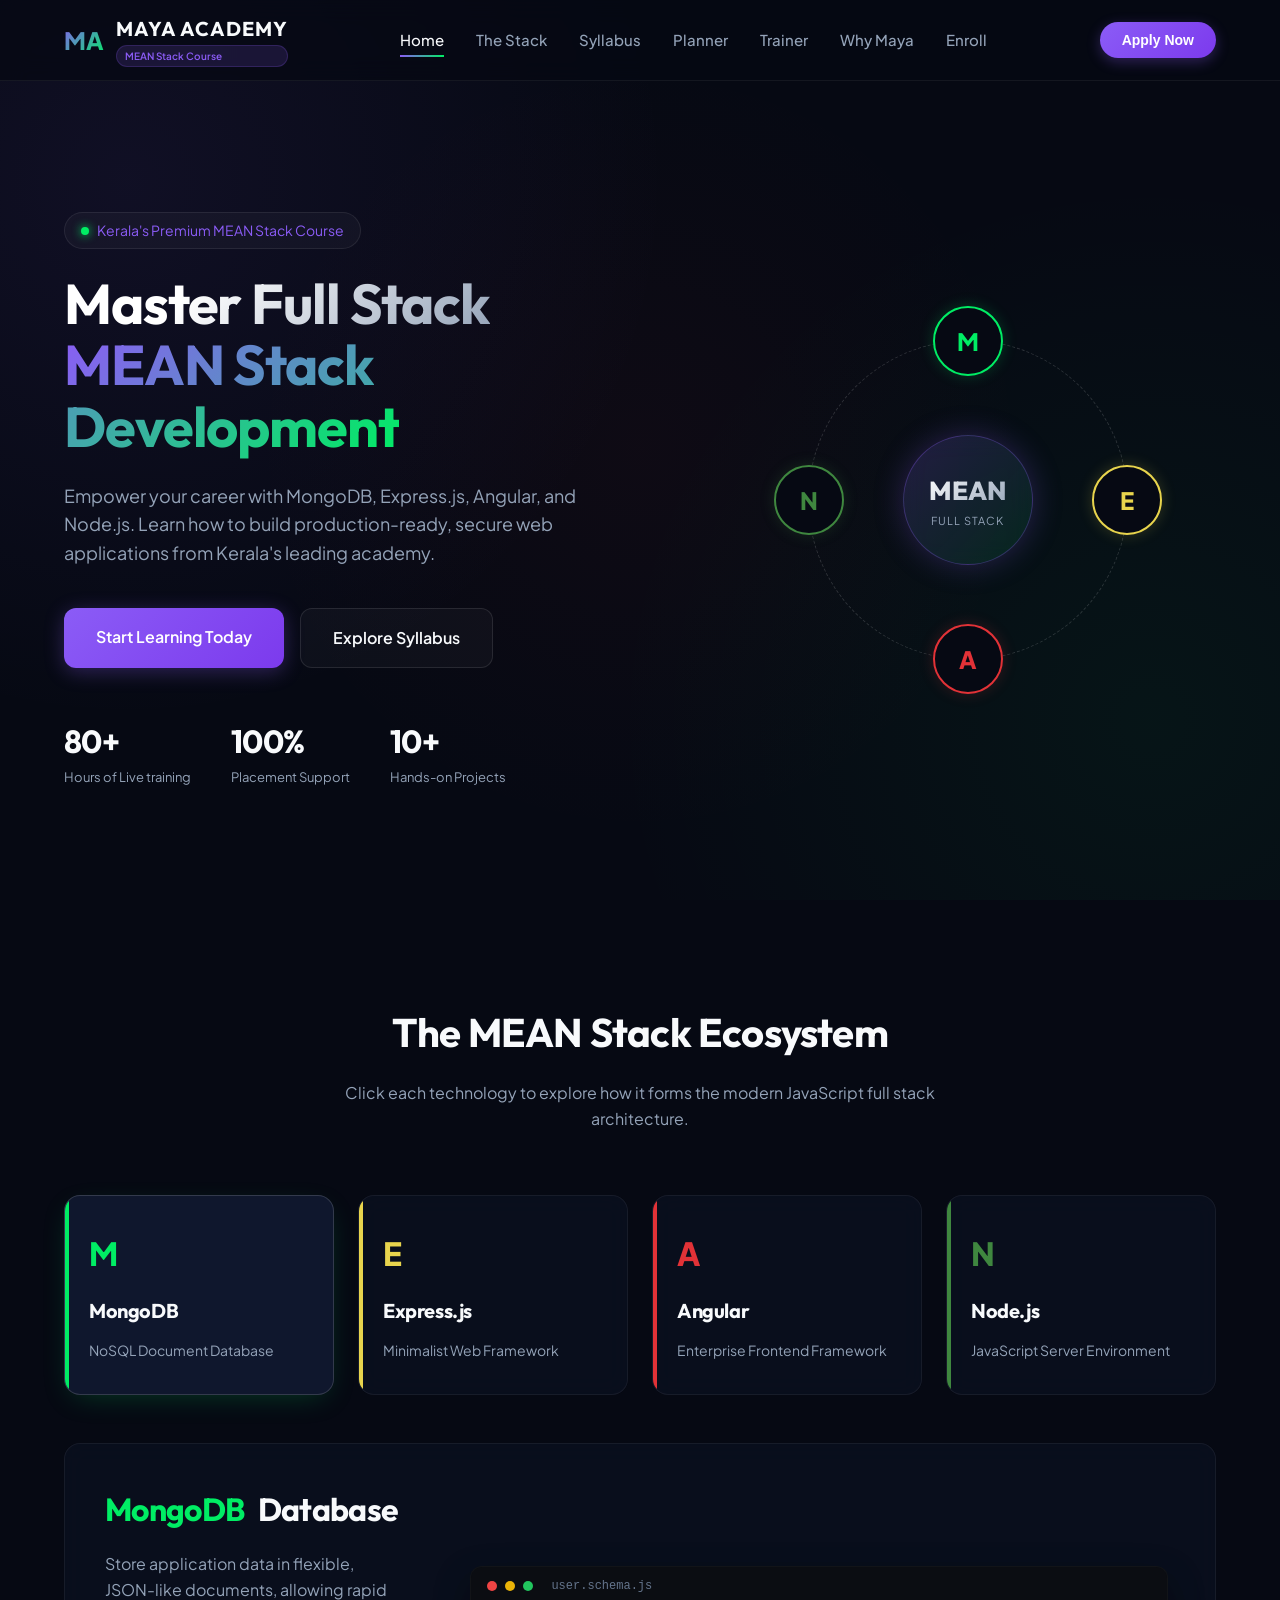
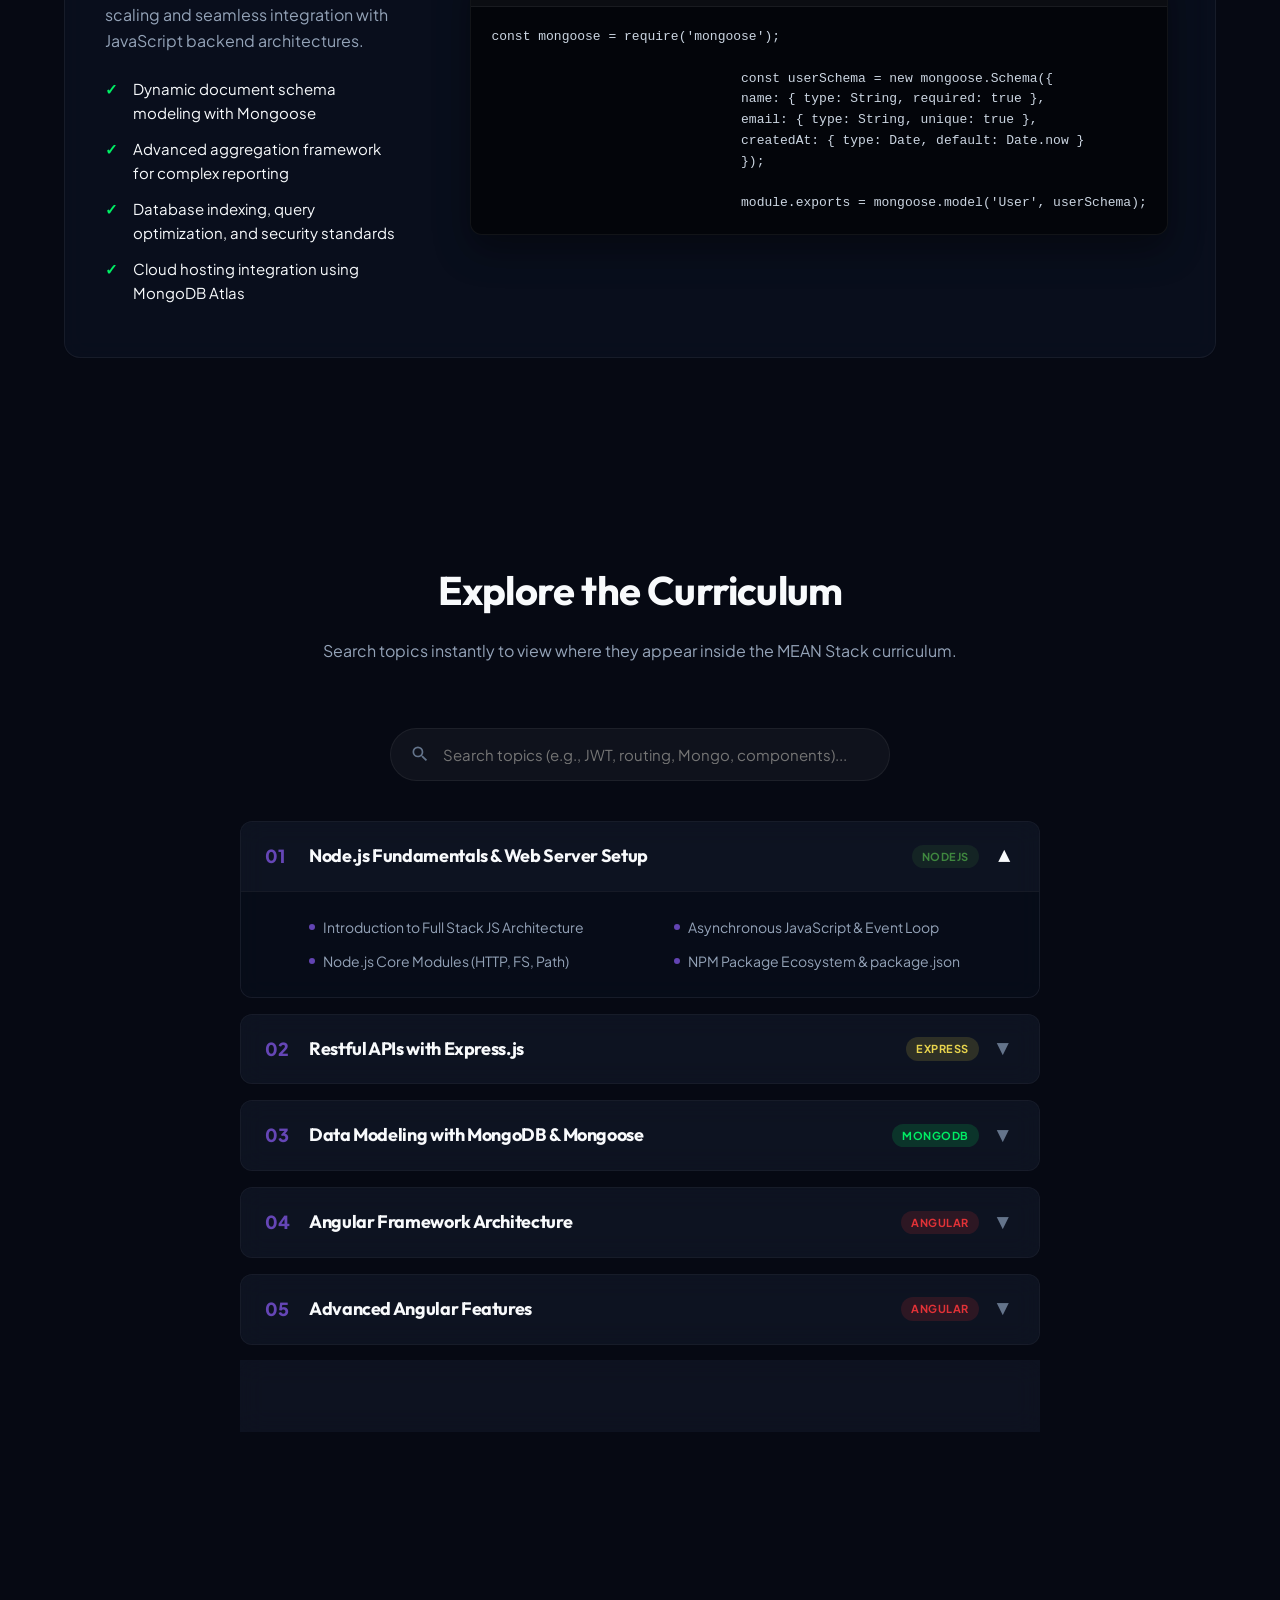
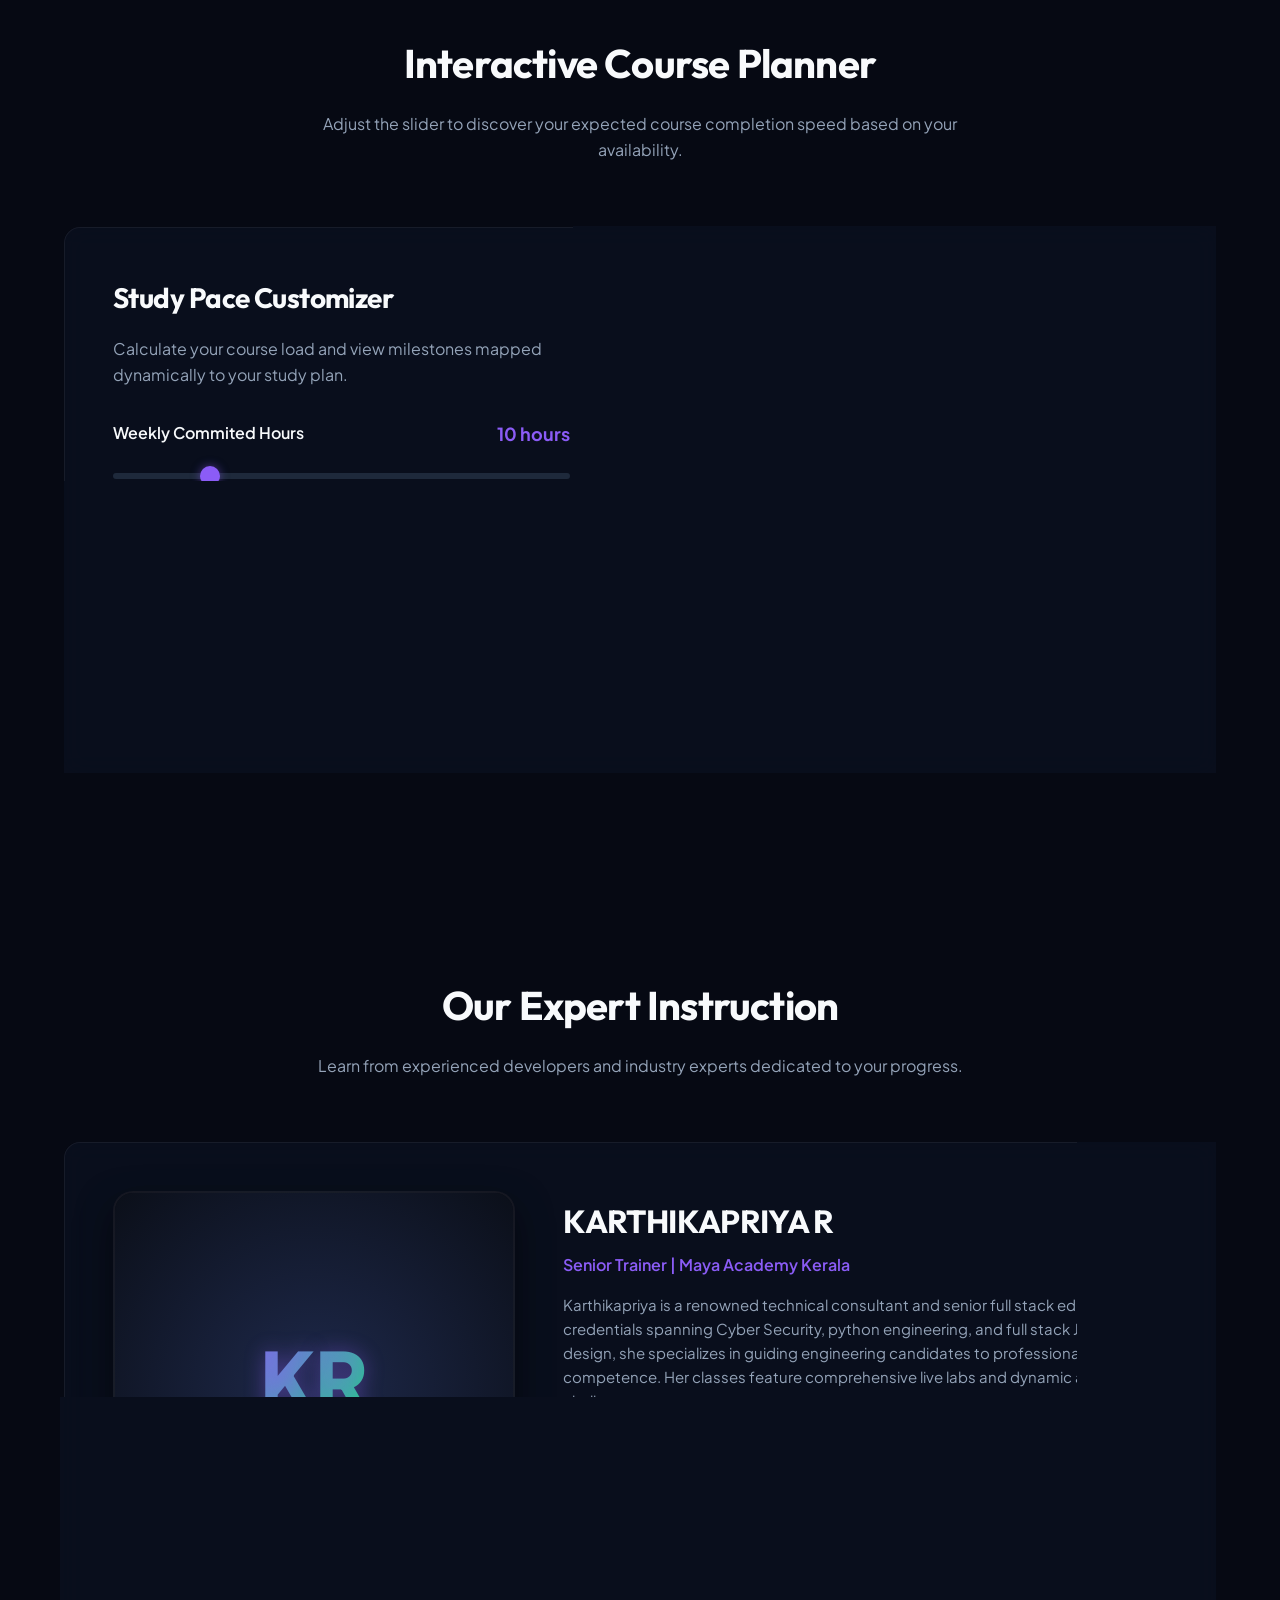
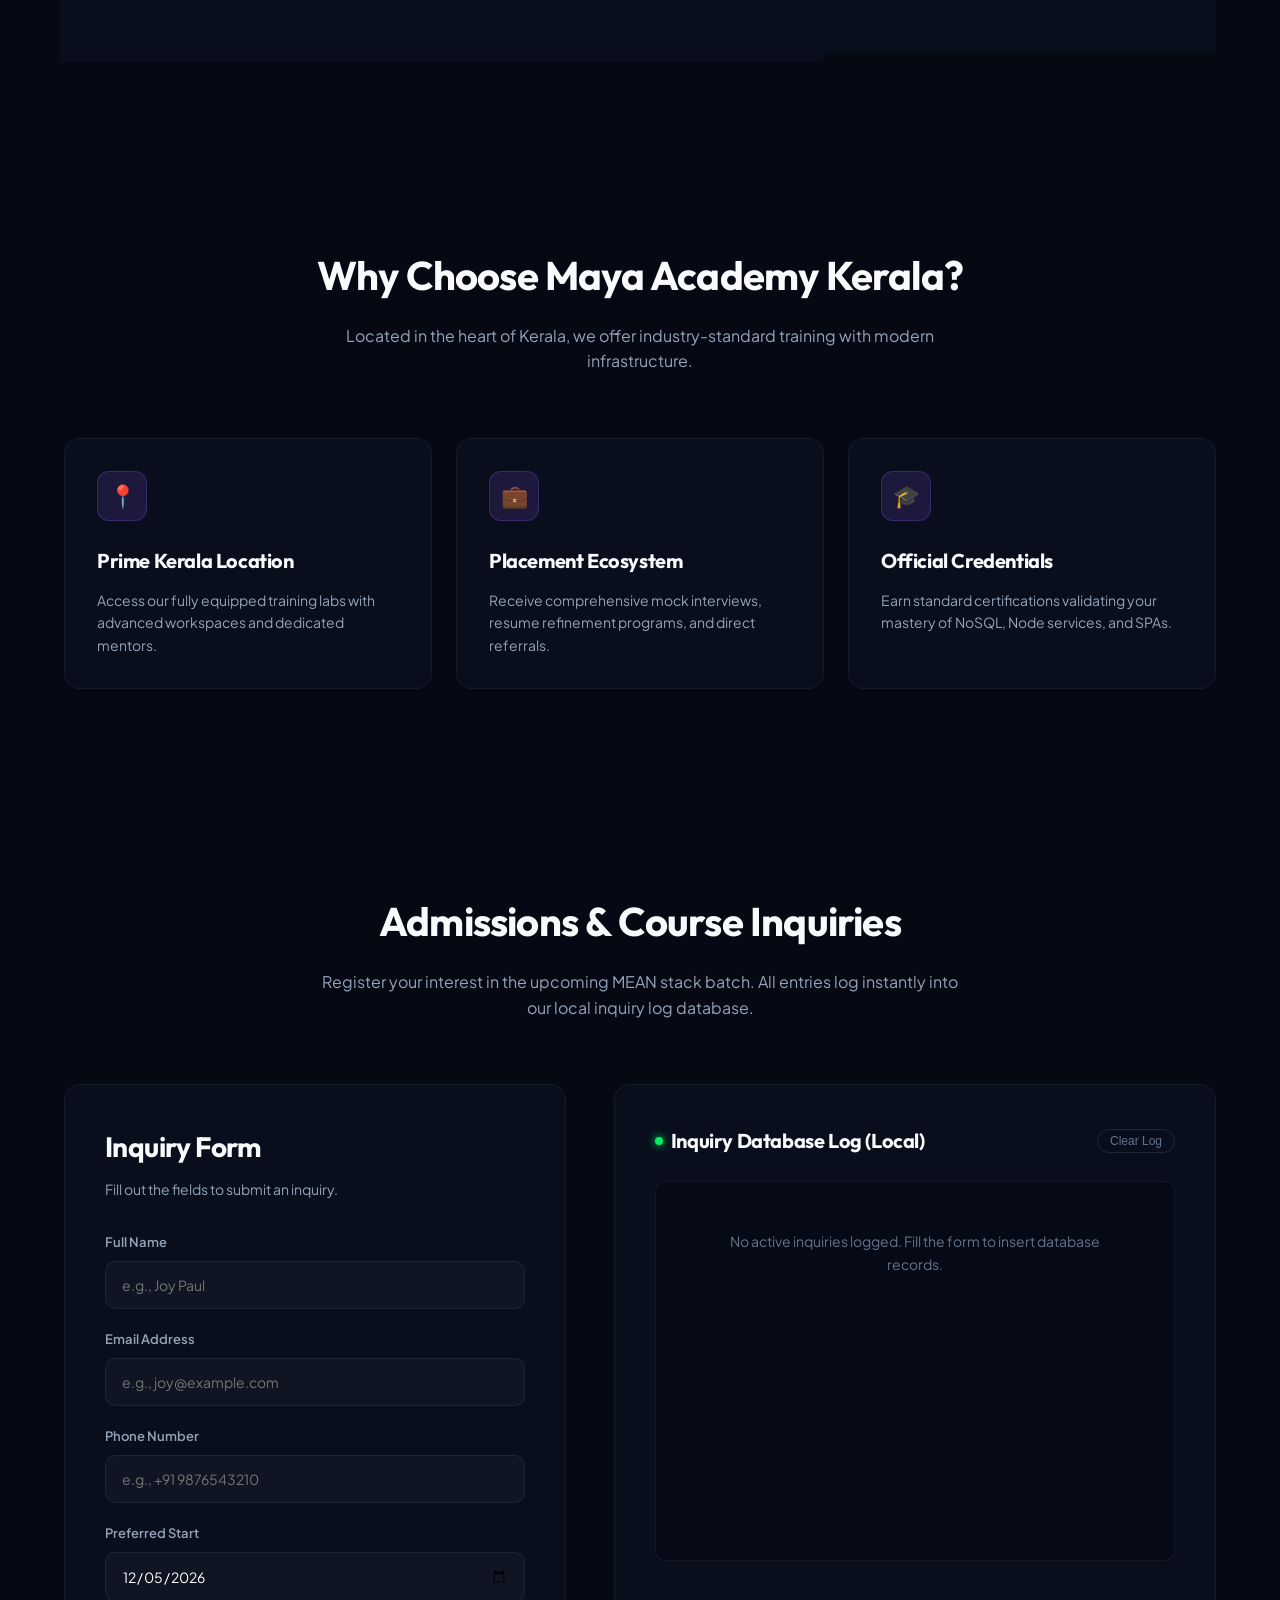
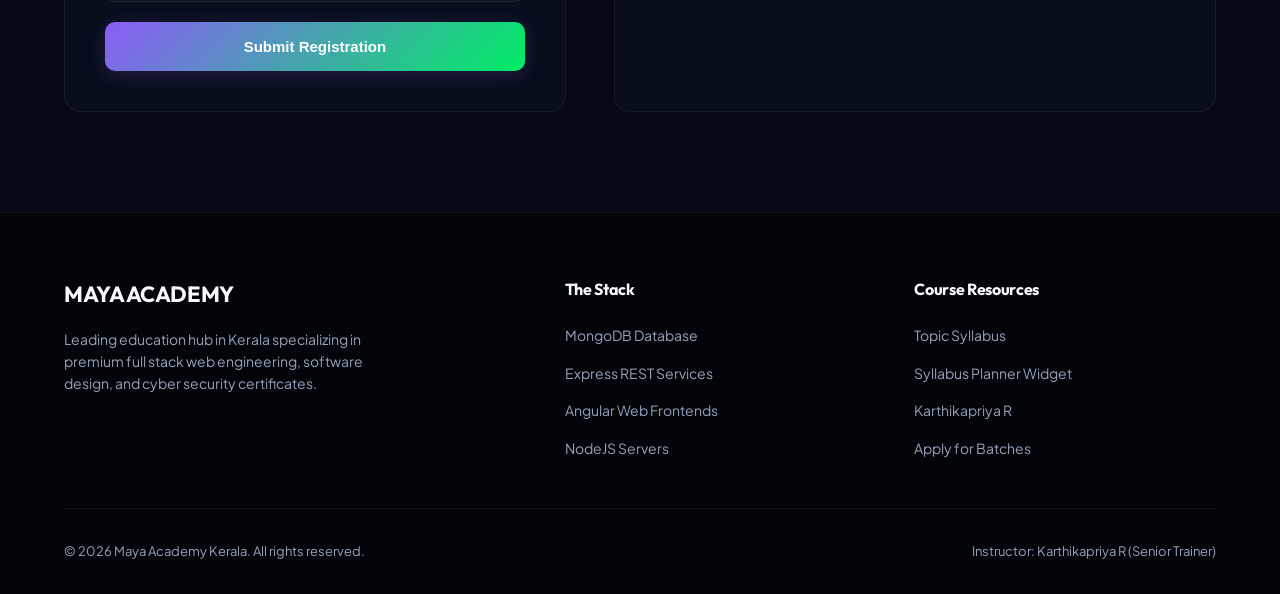
<file: index.html>
<!DOCTYPE html>
<html lang="en">

<head>
    <meta charset="UTF-8">
    <meta name="viewport" content="width=device-width, initial-scale=1.0">
    <title>MEAN Stack Web Development Course | Maya Academy Kerala</title>
    <meta name="description"
        content="Master Full Stack Web Development with MongoDB, Express.js, Angular, and Node.js. Join Maya Academy Kerala under Senior Trainer Karthikapriya R.">
    <link rel="stylesheet" href="index.css">
</head>

<body>

    <!-- Header Navigation -->
    <header id="header">
        <div class="container nav-container">
            <div class="logo-section">
                <div class="logo-icon">MA</div>
                <div>
                    <div class="logo-text">MAYA ACADEMY</div>
                    <div class="logo-tag">MEAN Stack Course</div>
                </div>
            </div>
            <nav>
                <button class="mobile-menu-btn" id="menuToggle" aria-label="Toggle Menu">☰</button>
                <ul id="navLinks">
                    <li><a href="#hero" class="active">Home</a></li>
                    <li><a href="#stack-explorer">The Stack</a></li>
                    <li><a href="#syllabus">Syllabus</a></li>
                    <li><a href="#planner">Planner</a></li>
                    <li><a href="#trainer">Trainer</a></li>
                    <li><a href="#academy">Why Maya</a></li>
                    <li><a href="#enroll">Enroll</a></li>
                </ul>
            </nav>
            <button class="enroll-btn-header" onclick="document.getElementById('enroll').scrollIntoView();">Apply
                Now</button>
        </div>
    </header>

    <!-- Hero Section -->
    <section class="hero" id="hero">
        <div class="container hero-grid">
            <div class="hero-content">
                <div class="hero-tagline">
                    <span class="live-dot"></span>
                    <span>Kerala's Premium MEAN Stack Course</span>
                </div>
                <h1>
                    <span class="gradient-text">Master Full Stack</span> <br>
                    <span class="accent-text">MEAN Stack Development</span>
                </h1>
                <p class="hero-description">
                    Empower your career with MongoDB, Express.js, Angular, and Node.js. Learn how to build
                    production-ready, secure web applications from Kerala's leading academy.
                </p>
                <div class="hero-buttons">
                    <a href="#enroll" class="btn-primary">Start Learning Today</a>
                    <a href="#syllabus" class="btn-secondary">Explore Syllabus</a>
                </div>
                <div class="hero-stats">
                    <div class="stat-item">
                        <h3>80+</h3>
                        <p>Hours of Live training</p>
                    </div>
                    <div class="stat-item">
                        <h3>100%</h3>
                        <p>Placement Support</p>
                    </div>
                    <div class="stat-item">
                        <h3>10+</h3>
                        <p>Hands-on Projects</p>
                    </div>
                </div>
            </div>

            <div class="hero-visual">
                <div class="stack-orbit">
                    <div class="stack-node mongo">M</div>
                    <div class="stack-node express">E</div>
                    <div class="stack-node angular">A</div>
                    <div class="stack-node node">N</div>
                </div>
                <div class="stack-center">
                    <span class="title">MEAN</span>
                    <span class="subtitle">Full Stack</span>
                </div>
            </div>
        </div>
    </section>

    <!-- MEAN Stack Explorer -->
    <section class="section" id="stack-explorer">
        <div class="container">
            <div class="section-header">
                <h2>The MEAN Stack Ecosystem</h2>
                <p>Click each technology to explore how it forms the modern JavaScript full stack architecture.</p>
            </div>

            <div class="mean-grid">
                <div class="glass-panel mean-card mongo active" onclick="switchStackTab('mongo')">
                    <div class="card-icon">M</div>
                    <h3>MongoDB</h3>
                    <p>NoSQL Document Database</p>
                </div>
                <div class="glass-panel mean-card express" onclick="switchStackTab('express')">
                    <div class="card-icon">E</div>
                    <h3>Express.js</h3>
                    <p>Minimalist Web Framework</p>
                </div>
                <div class="glass-panel mean-card angular" onclick="switchStackTab('angular')">
                    <div class="card-icon">A</div>
                    <h3>Angular</h3>
                    <p>Enterprise Frontend Framework</p>
                </div>
                <div class="glass-panel mean-card nodejs" onclick="switchStackTab('nodejs')">
                    <div class="card-icon">N</div>
                    <h3>Node.js</h3>
                    <p>JavaScript Server Environment</p>
                </div>
            </div>

            <div class="glass-panel stack-details-wrapper" style="padding: 40px;">
                <!-- MongoDB Pane -->
                <div class="stack-detail-pane mongo-pane active" id="pane-mongo">
                    <div class="stack-detail-info">
                        <h3><span class="mongo-text">MongoDB</span> Database</h3>
                        <p class="lead">Store application data in flexible, JSON-like documents, allowing rapid scaling
                            and seamless integration with JavaScript backend architectures.</p>
                        <ul class="features-list mongo-list">
                            <li>Dynamic document schema modeling with Mongoose</li>
                            <li>Advanced aggregation framework for complex reporting</li>
                            <li>Database indexing, query optimization, and security standards</li>
                            <li>Cloud hosting integration using MongoDB Atlas</li>
                        </ul>
                    </div>
                    <div class="stack-detail-visual">
                        <div class="code-window">
                            <div class="code-header">
                                <div class="code-dot red"></div>
                                <div class="code-dot yellow"></div>
                                <div class="code-dot green"></div>
                                <div class="code-title">user.schema.js</div>
                            </div>
                            <div class="code-body">const mongoose = require('mongoose');

                                const userSchema = new mongoose.Schema({
                                name: { type: String, required: true },
                                email: { type: String, unique: true },
                                createdAt: { type: Date, default: Date.now }
                                });

                                module.exports = mongoose.model('User', userSchema);</div>
                        </div>
                    </div>
                </div>

                <!-- Express Pane -->
                <div class="stack-detail-pane express-pane" id="pane-express">
                    <div class="stack-detail-info">
                        <h3><span class="express-text">Express.js</span> Backend Routing</h3>
                        <p class="lead">Build robust, lightweight APIs using the popular Node.js web application
                            framework to handle requests, middleware integrations, and routing.</p>
                        <ul class="features-list express-list">
                            <li>RESTful API endpoint design and controller mapping</li>
                            <li>Robust custom middleware design for security & verification</li>
                            <li>Request parsing, status handling, and HTTP error management</li>
                            <li>JWT authentication integrations</li>
                        </ul>
                    </div>
                    <div class="stack-detail-visual">
                        <div class="code-window">
                            <div class="code-header">
                                <div class="code-dot red"></div>
                                <div class="code-dot yellow"></div>
                                <div class="code-dot green"></div>
                                <div class="code-title">server.js</div>
                            </div>
                            <div class="code-body">const express = require('express');
                                const app = express();

                                app.use(express.json());

                                app.get('/api/courses', (req, res) => {
                                res.json({ title: 'MEAN Stack Course' });
                                });

                                app.listen(3000, () => console.log('Listening...'));</div>
                        </div>
                    </div>
                </div>

                <!-- Angular Pane -->
                <div class="stack-detail-pane angular-pane" id="pane-angular">
                    <div class="stack-detail-info">
                        <h3><span class="angular-text">Angular</span> Single Page Apps</h3>
                        <p class="lead">Create dynamic, structured client-side web applications using Google's powerful
                            enterprise framework featuring TypeScript, modular routing, and reactive forms.</p>
                        <ul class="features-list angular-list">
                            <li>Component-driven architecture and lifecycle hooks</li>
                            <li>Dependency injection and API state services</li>
                            <li>Reactive Form Validation and state management</li>
                            <li>Router guards for dashboard security and admin areas</li>
                        </ul>
                    </div>
                    <div class="stack-detail-visual">
                        <div class="code-window">
                            <div class="code-header">
                                <div class="code-dot red"></div>
                                <div class="code-dot yellow"></div>
                                <div class="code-dot green"></div>
                                <div class="code-title">course.component.ts</div>
                            </div>
                            <div class="code-body">@Component({
                                selector: 'app-course',
                                template: `&lt;h1&gt;{{ title }}&lt;/h1&gt;`
                                })
                                export class CourseComponent {
                                title = 'MEAN Stack at Maya Academy';
                                }</div>
                        </div>
                    </div>
                </div>

                <!-- Nodejs Pane -->
                <div class="stack-detail-pane nodejs-pane" id="pane-nodejs">
                    <div class="stack-detail-info">
                        <h3><span class="nodejs-text">Node.js</span> Server Environment</h3>
                        <p class="lead">Execute JavaScript on the server side using the V8 engine to build fast,
                            scalable, and non-blocking event-driven web applications.</p>
                        <ul class="features-list nodejs-list">
                            <li>Event Loop, asynchronous programming patterns, and promises</li>
                            <li>Core NPM registry packages and dependency controls</li>
                            <li>File systems manipulation and secure stream handling</li>
                            <li>Multi-environment build scripts and live configurations</li>
                        </ul>
                    </div>
                    <div class="stack-detail-visual">
                        <div class="code-window">
                            <div class="code-header">
                                <div class="code-dot red"></div>
                                <div class="code-dot yellow"></div>
                                <div class="code-dot green"></div>
                                <div class="code-title">app.js</div>
                            </div>
                            <div class="code-body">const fs = require('fs');

                                fs.readFile('syllabus.json', 'utf-8', (err, data) => {
                                if (err) throw err;
                                const course = JSON.parse(data);
                                console.log(`Loading syllabus for: ${course.name}`);
                                });</div>
                        </div>
                    </div>
                </div>
            </div>
        </div>
    </section>

    <!-- Interactive Course Syllabus & Search -->
    <section class="section" id="syllabus">
        <div class="container">
            <div class="section-header">
                <h2>Explore the Curriculum</h2>
                <p>Search topics instantly to view where they appear inside the MEAN Stack curriculum.</p>
            </div>

            <div class="search-wrapper">
                <svg class="search-icon-svg" viewBox="0 0 24 24">
                    <path
                        d="M15.5 14h-.79l-.28-.27A6.471 6.471 0 0 0 16 9.5 6.5 6.5 0 1 0 9.5 16c1.61 0 3.09-.59 4.23-1.57l.27.28v.79l5 4.99L20.49 19l-4.99-5zm-6 0C7.01 14 5 11.99 5 9.5S7.01 5 9.5 5 14 7.01 14 9.5 11.99 14 9.5 14z" />
                </svg>
                <input type="text" id="syllabusSearch" class="search-input"
                    placeholder="Search topics (e.g., JWT, routing, Mongo, components)..." oninput="filterSyllabus()">
            </div>

            <div class="syllabus-accordion" id="syllabusList">

                <!-- Module 1 -->
                <div class="glass-panel syllabus-item open"
                    data-tags="setup node script html web environment modular modules npm">
                    <div class="syllabus-header" onclick="toggleSyllabus(this)">
                        <div class="syllabus-title-group">
                            <span class="syllabus-num">01</span>
                            <h3>Node.js Fundamentals & Web Server Setup</h3>
                        </div>
                        <div style="display: flex; align-items: center; gap: 12px;">
                            <span class="syllabus-tag nodejs">NodeJS</span>
                            <span class="syllabus-arrow">▼</span>
                        </div>
                    </div>
                    <div class="syllabus-content">
                        <div class="syllabus-inner">
                            <div class="topic-list">
                                <div class="topic-item">Introduction to Full Stack JS Architecture</div>
                                <div class="topic-item">Asynchronous JavaScript & Event Loop</div>
                                <div class="topic-item">Node.js Core Modules (HTTP, FS, Path)</div>
                                <div class="topic-item">NPM Package Ecosystem & package.json</div>
                            </div>
                        </div>
                    </div>
                </div>

                <!-- Module 2 -->
                <div class="glass-panel syllabus-item"
                    data-tags="express restful api crud routing middleware request parameters headers postman">
                    <div class="syllabus-header" onclick="toggleSyllabus(this)">
                        <div class="syllabus-title-group">
                            <span class="syllabus-num">02</span>
                            <h3>Restful APIs with Express.js</h3>
                        </div>
                        <div style="display: flex; align-items: center; gap: 12px;">
                            <span class="syllabus-tag express">Express</span>
                            <span class="syllabus-arrow">▼</span>
                        </div>
                    </div>
                    <div class="syllabus-content">
                        <div class="syllabus-inner">
                            <div class="topic-list">
                                <div class="topic-item">Creating an Express Web Server</div>
                                <div class="topic-item">Routing parameters and Request queries</div>
                                <div class="topic-item">Building custom middlewares & logging</div>
                                <div class="topic-item">Error handling mechanisms in API design</div>
                            </div>
                        </div>
                    </div>
                </div>

                <!-- Module 3 -->
                <div class="glass-panel syllabus-item"
                    data-tags="mongodb nosql database mongoose queries schema index aggregate cluster atlas connection">
                    <div class="syllabus-header" onclick="toggleSyllabus(this)">
                        <div class="syllabus-title-group">
                            <span class="syllabus-num">03</span>
                            <h3>Data Modeling with MongoDB & Mongoose</h3>
                        </div>
                        <div style="display: flex; align-items: center; gap: 12px;">
                            <span class="syllabus-tag mongo">MongoDB</span>
                            <span class="syllabus-arrow">▼</span>
                        </div>
                    </div>
                    <div class="syllabus-content">
                        <div class="syllabus-inner">
                            <div class="topic-list">
                                <div class="topic-item">NoSQL Documents vs Relational Databases</div>
                                <div class="topic-item">Creating Database Models with Mongoose Schemas</div>
                                <div class="topic-item">Performing CRUD queries and index creation</div>
                                <div class="topic-item">Database relationships (Embed vs Populate)</div>
                            </div>
                        </div>
                    </div>
                </div>

                <!-- Module 4 -->
                <div class="glass-panel syllabus-item"
                    data-tags="angular component templates directives data binding interpolation dynamic styles input output typescript ts cli">
                    <div class="syllabus-header" onclick="toggleSyllabus(this)">
                        <div class="syllabus-title-group">
                            <span class="syllabus-num">04</span>
                            <h3>Angular Framework Architecture</h3>
                        </div>
                        <div style="display: flex; align-items: center; gap: 12px;">
                            <span class="syllabus-tag angular">Angular</span>
                            <span class="syllabus-arrow">▼</span>
                        </div>
                    </div>
                    <div class="syllabus-content">
                        <div class="syllabus-inner">
                            <div class="topic-list">
                                <div class="topic-item">Angular CLI & Project Scaffolding</div>
                                <div class="topic-item">TypeScript foundations (Classes, Interfaces)</div>
                                <div class="topic-item">Angular Components & Templates</div>
                                <div class="topic-item">Data binding (Property, Event, Two-way)</div>
                            </div>
                        </div>
                    </div>
                </div>

                <!-- Module 5 -->
                <div class="glass-panel syllabus-item"
                    data-tags="rxjs services state http client routing router guards modules authentication lazy loading">
                    <div class="syllabus-header" onclick="toggleSyllabus(this)">
                        <div class="syllabus-title-group">
                            <span class="syllabus-num">05</span>
                            <h3>Advanced Angular Features</h3>
                        </div>
                        <div style="display: flex; align-items: center; gap: 12px;">
                            <span class="syllabus-tag angular">Angular</span>
                            <span class="syllabus-arrow">▼</span>
                        </div>
                    </div>
                    <div class="syllabus-content">
                        <div class="syllabus-inner">
                            <div class="topic-list">
                                <div class="topic-item">Reactive Forms & validations</div>
                                <div class="topic-item">Angular HTTP Services & RxJS Observables</div>
                                <div class="topic-item">Single Page routing & parameters</div>
                                <div class="topic-item">Route guards & Lazy-loaded modules</div>
                            </div>
                        </div>
                    </div>
                </div>

                <!-- Module 6 -->
                <div class="glass-panel syllabus-item"
                    data-tags="jwt security cors integration fullstack cookies localstorage header project validation session">
                    <div class="syllabus-header" onclick="toggleSyllabus(this)">
                        <div class="syllabus-title-group">
                            <span class="syllabus-num">06</span>
                            <h3>JWT Authentication & Full Stack Integration</h3>
                        </div>
                        <div style="display: flex; align-items: center; gap: 12px;">
                            <span class="syllabus-tag nodejs">NodeJS</span>
                            <span class="syllabus-arrow">▼</span>
                        </div>
                    </div>
                    <div class="syllabus-content">
                        <div class="syllabus-inner">
                            <div class="topic-list">
                                <div class="topic-item">JWT authentication architecture</div>
                                <div class="topic-item">Connecting Angular HTTP Client to Express REST APIs</div>
                                <div class="topic-item">HTTP Interceptors for JWT inclusion</div>
                                <div class="topic-item">CORS configuration and secure cookie transport</div>
                            </div>
                        </div>
                    </div>
                </div>

            </div>
        </div>
    </section>

    <!-- Interactive Course Schedule Planner -->
    <section class="section" id="planner">
        <div class="container">
            <div class="section-header">
                <h2>Interactive Course Planner</h2>
                <p>Adjust the slider to discover your expected course completion speed based on your availability.</p>
            </div>

            <div class="glass-panel planner-card">
                <div class="planner-grid">
                    <div class="planner-controls">
                        <h3>Study Pace Customizer</h3>
                        <p>Calculate your course load and view milestones mapped dynamically to your study plan.</p>

                        <div class="slider-group">
                            <label for="weeklyHours">
                                <span>Weekly Commited Hours</span>
                                <span class="highlight-value" id="hoursVal">10 hours</span>
                            </label>
                            <input type="range" id="weeklyHours" class="range-slider" min="5" max="30" value="10"
                                step="1" oninput="calculateTimeline()">
                        </div>

                        <div class="form-group" style="margin-bottom: 24px;">
                            <label>Prior Programming Level</label>
                            <div class="radio-group">
                                <div class="radio-card selected" onclick="selectExperience(this, 'beginner')">
                                    <input type="radio" name="exp" id="exp-beg" checked>
                                    <h4>Beginner</h4>
                                    <p>Standard learning rate</p>
                                </div>
                                <div class="radio-card" onclick="selectExperience(this, 'experienced')">
                                    <input type="radio" name="exp" id="exp-exp">
                                    <h4>Some Experience</h4>
                                    <p>25% faster track</p>
                                </div>
                            </div>
                        </div>
                    </div>

                    <div class="planner-results">
                        <div>
                            <div class="result-row-grid">
                                <div class="result-card accent">
                                    <h5>Estimated Duration</h5>
                                    <span class="value" id="resWeeks">8 Weeks</span>
                                </div>
                                <div class="result-card">
                                    <h5>Graduation Target</h5>
                                    <span class="value" id="resDate">Aug 2026</span>
                                </div>
                            </div>
                        </div>

                        <div class="timeline-milestones">
                            <h4>Course Progression Milestones</h4>
                            <div class="milestones-list" id="milestonesList">
                                <!-- Milestones populated dynamically -->
                            </div>
                        </div>
                    </div>
                </div>
            </div>
        </div>
    </section>

    <!-- Trainer Profiles Section -->
    <section class="section" id="trainer">
        <div class="container">
            <div class="section-header">
                <h2>Our Expert Instruction</h2>
                <p>Learn from experienced developers and industry experts dedicated to your progress.</p>
            </div>

            <div class="glass-panel trainer-card">
                <div class="trainer-grid">
                    <div class="trainer-image-container">
                        <div class="trainer-avatar-fallback">
                            <span class="initials">KR</span>
                            <span class="role">Maya Academy</span>
                        </div>
                    </div>
                    <div class="trainer-info">
                        <h3>KARTHIKAPRIYA R</h3>
                        <span class="trainer-title">Senior Trainer | Maya Academy Kerala</span>
                        <p class="trainer-bio">
                            Karthikapriya is a renowned technical consultant and senior full stack educator. With
                            credentials spanning Cyber Security, python engineering, and full stack JavaScript design,
                            she specializes in guiding engineering candidates to professional competence. Her classes
                            feature comprehensive live labs and dynamic application challenges.
                        </p>

                        <div class="skills-wrapper">
                            <div class="skill-bar-group">
                                <div class="skill-bar-header">
                                    <span>Angular & TypeScript</span>
                                    <span>95%</span>
                                </div>
                                <div class="skill-bar-outer">
                                    <div class="skill-bar-inner" style="width: 95%;"></div>
                                </div>
                            </div>

                            <div class="skill-bar-group">
                                <div class="skill-bar-header">
                                    <span>NodeJS & API Design</span>
                                    <span>90%</span>
                                </div>
                                <div class="skill-bar-outer">
                                    <div class="skill-bar-inner" style="width: 90%;"></div>
                                </div>
                            </div>

                            <div class="skill-bar-group">
                                <div class="skill-bar-header">
                                    <span>Database Architecture (MongoDB)</span>
                                    <span>85%</span>
                                </div>
                                <div class="skill-bar-outer">
                                    <div class="skill-bar-inner" style="width: 85%;"></div>
                                </div>
                            </div>
                        </div>
                    </div>
                </div>
            </div>
        </div>
    </section>

    <!-- Maya Academy Highlight -->
    <section class="section" id="academy">
        <div class="container">
            <div class="section-header">
                <h2>Why Choose Maya Academy Kerala?</h2>
                <p>Located in the heart of Kerala, we offer industry-standard training with modern infrastructure.</p>
            </div>

            <div class="academy-grid">
                <div class="glass-panel academy-card">
                    <div class="academy-icon">📍</div>
                    <h3>Prime Kerala Location</h3>
                    <p>Access our fully equipped training labs with advanced workspaces and dedicated mentors.</p>
                </div>
                <div class="glass-panel academy-card">
                    <div class="academy-icon">💼</div>
                    <h3>Placement Ecosystem</h3>
                    <p>Receive comprehensive mock interviews, resume refinement programs, and direct referrals.</p>
                </div>
                <div class="glass-panel academy-card">
                    <div class="academy-icon">🎓</div>
                    <h3>Official Credentials</h3>
                    <p>Earn standard certifications validating your mastery of NoSQL, Node services, and SPAs.</p>
                </div>
            </div>
        </div>
    </section>

    <!-- Enrollment Portal and Database Mockup -->
    <section class="section" id="enroll">
        <div class="container">
            <div class="section-header">
                <h2>Admissions & Course Inquiries</h2>
                <p>Register your interest in the upcoming MEAN stack batch. All entries log instantly into our local
                    inquiry log database.</p>
            </div>

            <div class="enrollment-grid">
                <!-- Enrollment Form -->
                <div class="glass-panel enrollment-form-container">
                    <h3>Inquiry Form</h3>
                    <p class="desc">Fill out the fields to submit an inquiry.</p>

                    <form id="enrollmentForm" onsubmit="handleFormSubmit(event)">
                        <div class="form-group">
                            <label for="fullName">Full Name</label>
                            <input type="text" id="fullName" class="form-control" placeholder="e.g., Joy Paul">
                            <div class="form-error" id="nameError">Name is required (at least 3 characters)</div>
                        </div>

                        <div class="form-group">
                            <label for="emailAddr">Email Address</label>
                            <input type="email" id="emailAddr" class="form-control" placeholder="e.g., joy@example.com">
                            <div class="form-error" id="emailError">Please enter a valid email address</div>
                        </div>

                        <div class="form-group">
                            <label for="phoneNum">Phone Number</label>
                            <input type="tel" id="phoneNum" class="form-control" placeholder="e.g., +91 9876543210">
                            <div class="form-error" id="phoneError">Please enter a valid 10-digit phone number</div>
                        </div>

                        <div class="form-group">
                            <label for="startDate">Preferred Start</label>
                            <input type="date" id="startDate" class="form-control">
                            <div class="form-error" id="dateError">Please pick a future start date</div>
                        </div>

                        <button type="submit" class="btn-submit">Submit Registration</button>
                    </form>
                </div>

                <!-- Database View Log -->
                <div class="glass-panel db-log-container">
                    <div class="db-log-header">
                        <h3>
                            <span class="db-status-dot"></span>
                            <span>Inquiry Database Log (Local)</span>
                        </h3>
                        <button class="btn-clear-db" onclick="clearInquiries()">Clear Log</button>
                    </div>

                    <div class="db-table-wrapper">
                        <div class="db-placeholder" id="dbPlaceholder">
                            No active inquiries logged. Fill the form to insert database records.
                        </div>
                        <table class="db-table" id="dbTable">
                            <thead>
                                <tr>
                                    <th>Timestamp</th>
                                    <th>Name</th>
                                    <th>Email</th>
                                    <th>Phone</th>
                                    <th>Preferred Date</th>
                                </tr>
                            </thead>
                            <tbody id="dbBody">
                                <!-- Dynamic entries go here -->
                            </tbody>
                        </table>
                    </div>
                </div>
            </div>
        </div>
    </section>

    <!-- Success Modal Overlay -->
    <div class="modal-overlay" id="successModal">
        <div class="glass-panel modal-card">
            <div class="modal-icon">✓</div>
            <h3>Registration Logged Successfully!</h3>
            <p>Your details have been successfully written to the local database view. Our representative from Maya
                Academy Kerala will contact you shortly.</p>
            <button class="btn-modal-close" onclick="closeModal()">Return to Portal</button>
        </div>
    </div>

    <!-- Footer -->
    <footer>
        <div class="container">
            <div class="footer-grid">
                <div class="footer-brand">
                    <h3>MAYA ACADEMY</h3>
                    <p>Leading education hub in Kerala specializing in premium full stack web engineering, software
                        design, and cyber security certificates.</p>
                </div>
                <div class="footer-links">
                    <h4>The Stack</h4>
                    <ul>
                        <li><a href="#stack-explorer" onclick="switchStackTab('mongo')">MongoDB Database</a></li>
                        <li><a href="#stack-explorer" onclick="switchStackTab('express')">Express REST Services</a></li>
                        <li><a href="#stack-explorer" onclick="switchStackTab('angular')">Angular Web Frontends</a></li>
                        <li><a href="#stack-explorer" onclick="switchStackTab('nodejs')">NodeJS Servers</a></li>
                    </ul>
                </div>
                <div class="footer-links">
                    <h4>Course Resources</h4>
                    <ul>
                        <li><a href="#syllabus">Topic Syllabus</a></li>
                        <li><a href="#planner">Syllabus Planner Widget</a></li>
                        <li><a href="#trainer">Karthikapriya R</a></li>
                        <li><a href="#enroll">Apply for Batches</a></li>
                    </ul>
                </div>
            </div>

            <div class="footer-bottom">
                <p>&copy; 2026 Maya Academy Kerala. All rights reserved.</p>
                <p>Instructor: Karthikapriya R (Senior Trainer)</p>
            </div>
        </div>
    </footer>

    <!-- Main Logic Script -->
    <script>
        // Track Scroll Header State
        window.addEventListener('scroll', () => {
            const header = document.getElementById('header');
            if (window.scrollY > 50) {
                header.classList.add('scrolled');
            } else {
                header.classList.remove('scrolled');
            }

            // Highlight current navbar items
            const sections = document.querySelectorAll('section');
            const navItems = document.querySelectorAll('nav a');
            let currentSec = 'hero';

            sections.forEach(sec => {
                const top = sec.offsetTop - 120;
                if (window.scrollY >= top) {
                    currentSec = sec.getAttribute('id');
                }
            });

            navItems.forEach(item => {
                item.classList.remove('active');
                if (item.getAttribute('href') === `#${currentSec}`) {
                    item.classList.add('active');
                }
            });
        });

        // Mobile Nav Toggle
        const menuToggle = document.getElementById('menuToggle');
        const navLinks = document.getElementById('navLinks');
        menuToggle.addEventListener('click', () => {
            navLinks.classList.toggle('active');
            menuToggle.textContent = navLinks.classList.contains('active') ? '✕' : '☰';
        });

        navLinks.addEventListener('click', (e) => {
            if (e.target.tagName === 'A') {
                navLinks.classList.remove('active');
                menuToggle.textContent = '☰';
            }
        });

        // Stack tab switcher
        function switchStackTab(tech) {
            // Cards
            document.querySelectorAll('.mean-card').forEach(card => {
                card.classList.remove('active');
            });
            const activeCard = document.querySelector(`.mean-card.${tech}`);
            if (activeCard) activeCard.classList.add('active');

            // Panes
            document.querySelectorAll('.stack-detail-pane').forEach(pane => {
                pane.classList.remove('active');
            });
            const activePane = document.getElementById(`pane-${tech}`);
            if (activePane) activePane.classList.add('active');
        }

        // Syllabus filters
        function filterSyllabus() {
            const query = document.getElementById('syllabusSearch').value.toLowerCase().trim();
            const items = document.querySelectorAll('.syllabus-item');

            items.forEach(item => {
                const title = item.querySelector('h3').textContent.toLowerCase();
                const tags = item.getAttribute('data-tags').toLowerCase();
                const bulletElements = item.querySelectorAll('.topic-item');
                let bulletMatch = false;

                bulletElements.forEach(bullet => {
                    const text = bullet.textContent.toLowerCase();
                    if (query && text.includes(query)) {
                        bullet.style.color = '#8b5cf6'; // Highlight matched bullet point
                        bullet.style.fontWeight = '600';
                        bulletMatch = true;
                    } else {
                        bullet.style.color = '';
                        bullet.style.fontWeight = '';
                    }
                });

                if (query === '') {
                    item.style.display = '';
                    item.classList.remove('highlight');
                    // Collapse modules back to default (only module 1 open)
                    if (item.querySelector('.syllabus-num').textContent === '01') {
                        item.classList.add('open');
                    } else {
                        item.classList.remove('open');
                    }
                } else if (title.includes(query) || tags.includes(query) || bulletMatch) {
                    item.style.display = '';
                    item.classList.add('open');
                    item.classList.add('highlight');
                } else {
                    item.style.display = 'none';
                    item.classList.remove('open');
                    item.classList.remove('highlight');
                }
            });
        }

        // Accordion expand/collapse
        function toggleSyllabus(header) {
            const item = header.parentElement;
            const isOpen = item.classList.contains('open');

            // Toggle clicked item
            if (isOpen) {
                item.classList.remove('open');
            } else {
                item.classList.add('open');
            }
        }

        // Planner Calculator
        let userExperience = 'beginner';

        function selectExperience(element, expType) {
            document.querySelectorAll('.radio-card').forEach(card => {
                card.classList.remove('selected');
            });
            element.classList.add('selected');
            element.querySelector('input').checked = true;
            userExperience = expType;
            calculateTimeline();
        }

        function calculateTimeline() {
            const hoursVal = document.getElementById('weeklyHours').value;
            document.getElementById('hoursVal').textContent = `${hoursVal} hours`;

            // Total standard estimated effort is 80 hours of curriculum
            const totalHours = 80;
            let speedMultiplier = 1.0;

            if (userExperience === 'experienced') {
                speedMultiplier = 0.75; // 25% faster
            }

            const weeksNeeded = Math.ceil((totalHours * speedMultiplier) / hoursVal);
            document.getElementById('resWeeks').textContent = `${weeksNeeded} Weeks`;

            // Calculate end date based on local time
            const now = new Date();
            now.setDate(now.getDate() + (weeksNeeded * 7));
            const monthNames = ["Jan", "Feb", "Mar", "Apr", "May", "Jun", "Jul", "Aug", "Sep", "Oct", "Nov", "Dec"];
            document.getElementById('resDate').textContent = `${monthNames[now.getMonth()]} ${now.getFullYear()}`;

            // Populate Dynamic Milestones based on pace
            const milestoneList = document.getElementById('milestonesList');
            milestoneList.innerHTML = '';

            const milestoneSpecs = [
                { fraction: 0.2, title: "NodeJS Server Foundations" },
                { fraction: 0.4, title: "Express RESTful APIs" },
                { fraction: 0.6, title: "MongoDB Schemas & Integrations" },
                { fraction: 0.8, title: "Angular Frontend Setup & Services" },
                { fraction: 1.0, title: "Full Integration & Live Project Review" }
            ];

            milestoneSpecs.forEach(milestone => {
                const targetWeek = Math.ceil(weeksNeeded * milestone.fraction);
                const isCompleted = targetWeek <= (weeksNeeded / 2); // mockup status

                const node = document.createElement('div');
                node.className = `milestone-node ${isCompleted ? 'completed' : ''}`;
                node.innerHTML = `<span class="week">Week ${targetWeek}:</span><span class="title">${milestone.title}</span>`;
                milestoneList.appendChild(node);
            });
        }

        // Initialize planner on page load
        calculateTimeline();

        // Date input default validation logic
        const dateInput = document.getElementById('startDate');
        const tomorrow = new Date();
        tomorrow.setDate(tomorrow.getDate() + 1);
        const yyyy = tomorrow.getFullYear();
        const mm = String(tomorrow.getMonth() + 1).padStart(2, '0');
        const dd = String(tomorrow.getDate()).padStart(2, '0');
        dateInput.min = `${yyyy}-${mm}-${dd}`;
        dateInput.value = `${yyyy}-${mm}-${dd}`;

        // Enrollment Database Log Implementation
        const inquiriesKey = 'maya_academy_mean_inquiries';

        function loadInquiries() {
            const dataStr = localStorage.getItem(inquiriesKey);
            const list = dataStr ? JSON.parse(dataStr) : [];

            const placeholder = document.getElementById('dbPlaceholder');
            const table = document.getElementById('dbTable');
            const body = document.getElementById('dbBody');

            body.innerHTML = '';

            if (list.length === 0) {
                placeholder.style.display = 'block';
                table.style.display = 'none';
            } else {
                placeholder.style.display = 'none';
                table.style.display = 'table';

                list.forEach(item => {
                    const row = document.createElement('tr');

                    const timeCell = document.createElement('td');
                    timeCell.textContent = item.time;
                    timeCell.style.color = 'var(--text-muted)';

                    const nameCell = document.createElement('td');
                    nameCell.textContent = item.name;
                    nameCell.style.fontWeight = '600';

                    const emailCell = document.createElement('td');
                    emailCell.textContent = item.email;

                    const phoneCell = document.createElement('td');
                    phoneCell.textContent = item.phone;

                    const dateCell = document.createElement('td');
                    dateCell.textContent = item.date;

                    row.appendChild(timeCell);
                    row.appendChild(nameCell);
                    row.appendChild(emailCell);
                    row.appendChild(phoneCell);
                    row.appendChild(dateCell);

                    body.appendChild(row);
                });
            }
        }

        function handleFormSubmit(e) {
            e.preventDefault();

            const name = document.getElementById('fullName').value.trim();
            const email = document.getElementById('emailAddr').value.trim();
            const phone = document.getElementById('phoneNum').value.trim();
            const date = document.getElementById('startDate').value;

            let isValid = true;

            // Name validation
            if (name.length < 3) {
                document.getElementById('nameError').style.display = 'block';
                isValid = false;
            } else {
                document.getElementById('nameError').style.display = 'none';
            }

            // Email validation
            const emailRegex = /^[^\s@]+@[^\s@]+\.[^\s@]+$/;
            if (!emailRegex.test(email)) {
                document.getElementById('emailError').style.display = 'block';
                isValid = false;
            } else {
                document.getElementById('emailError').style.display = 'none';
            }

            // Phone validation
            const phoneRegex = /^\+?[0-9\s-]{10,15}$/;
            if (!phoneRegex.test(phone)) {
                document.getElementById('phoneError').style.display = 'block';
                isValid = false;
            } else {
                document.getElementById('phoneError').style.display = 'none';
            }

            // Date validation
            if (!date) {
                document.getElementById('dateError').style.display = 'block';
                isValid = false;
            } else {
                document.getElementById('dateError').style.display = 'none';
            }

            if (!isValid) return;

            // Save to database
            const dataStr = localStorage.getItem(inquiriesKey);
            const list = dataStr ? JSON.parse(dataStr) : [];

            const dateObj = new Date();
            const timestamp = `${dateObj.getHours().toString().padStart(2, '0')}:${dateObj.getMinutes().toString().padStart(2, '0')}:${dateObj.getSeconds().toString().padStart(2, '0')}`;

            list.unshift({
                time: timestamp,
                name: name,
                email: email,
                phone: phone,
                date: date
            });

            localStorage.setItem(inquiriesKey, JSON.stringify(list));

            // Refresh DB View
            loadInquiries();

            // Trigger Modal
            document.getElementById('successModal').classList.add('active');

            // Reset Form
            document.getElementById('enrollmentForm').reset();
        }

        function closeModal() {
            document.getElementById('successModal').classList.remove('active');
        }

        function clearInquiries() {
            localStorage.removeItem(inquiriesKey);
            loadInquiries();
        }

        // Initialize inquiries DB view
        loadInquiries();
    </script>
</body>

</html>
</file>
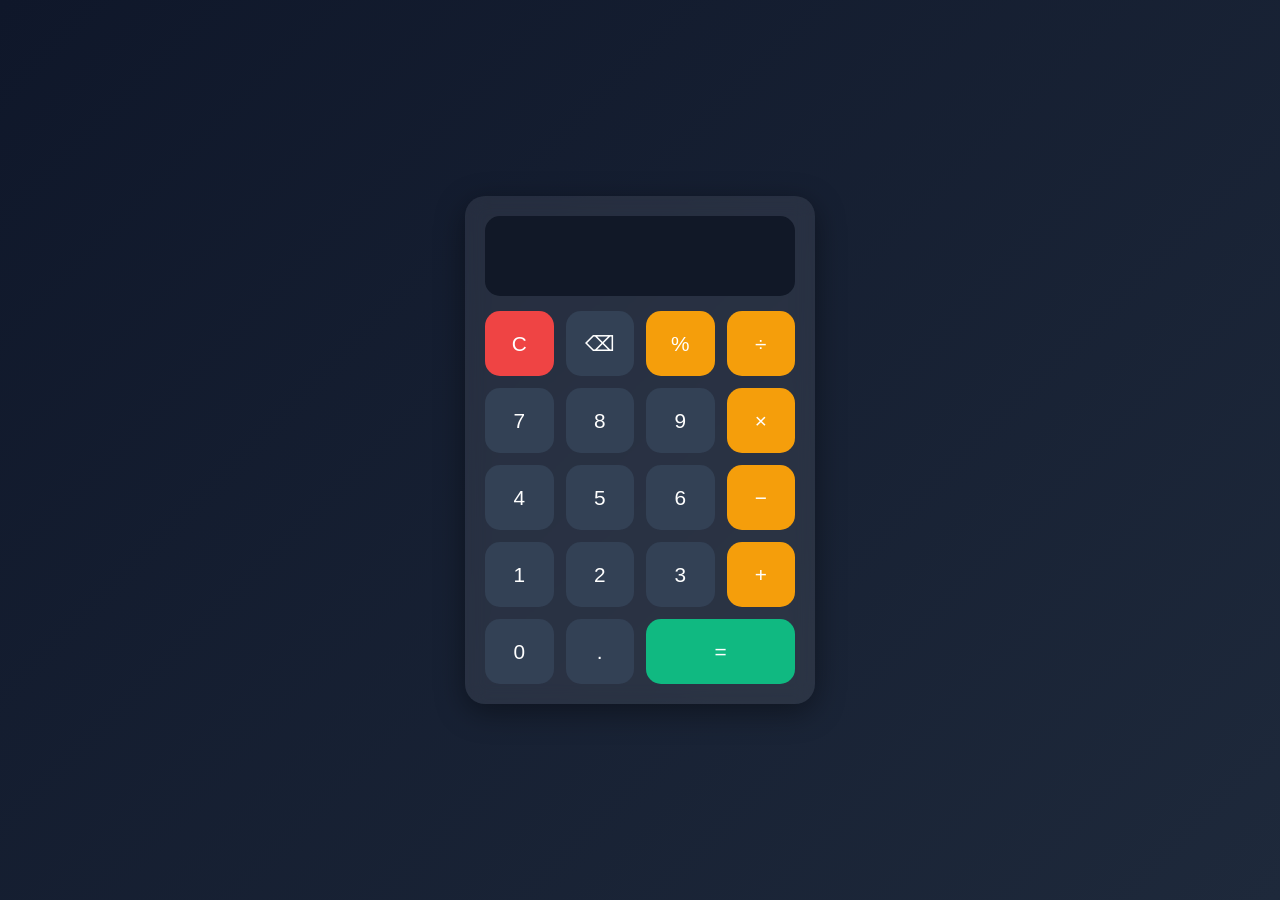
<file: interstart.html>
<!DOCTYPE html>
<html lang="en">

<head>
    <meta charset="UTF-8">
    <meta name="viewport" content="width=device-width, initial-scale=1.0">
    <title>Modern Calculator</title>

    <style>
        * {
            margin: 0;
            padding: 0;
            box-sizing: border-box;
            font-family: 'Segoe UI', sans-serif;
        }

        body {
            display: flex;
            justify-content: center;
            align-items: center;
            min-height: 100vh;
            background: linear-gradient(135deg, #0f172a, #1e293b);
        }

        .calculator {
            width: 350px;
            background: rgba(255, 255, 255, 0.08);
            backdrop-filter: blur(10px);
            border-radius: 20px;
            padding: 20px;
            box-shadow: 0 8px 30px rgba(0, 0, 0, 0.4);
        }

        .display {
            width: 100%;
            height: 80px;
            border: none;
            outline: none;
            background: #111827;
            color: #fff;
            text-align: right;
            font-size: 2rem;
            border-radius: 15px;
            padding: 15px;
            margin-bottom: 15px;
        }

        .buttons {
            display: grid;
            grid-template-columns: repeat(4, 1fr);
            gap: 12px;
        }

        button {
            height: 65px;
            border: none;
            border-radius: 15px;
            font-size: 1.3rem;
            cursor: pointer;
            transition: 0.2s;
            background: #334155;
            color: white;
        }

        button:hover {
            transform: scale(1.05);
        }

        .operator {
            background: #f59e0b;
        }

        .operator:hover {
            background: #d97706;
        }

        .equal {
            background: #10b981;
            grid-column: span 2;
        }

        .equal:hover {
            background: #059669;
        }

        .clear {
            background: #ef4444;
        }

        .clear:hover {
            background: #dc2626;
        }
    </style>
</head>

<body>

    <div class="calculator">
        <input type="text" id="display" class="display" readonly>

        <div class="buttons">
            <button class="clear" onclick="clearDisplay()">C</button>
            <button onclick="deleteLast()">⌫</button>
            <button class="operator" onclick="appendValue('%')">%</button>
            <button class="operator" onclick="appendValue('/')">÷</button>

            <button onclick="appendValue('7')">7</button>
            <button onclick="appendValue('8')">8</button>
            <button onclick="appendValue('9')">9</button>
            <button class="operator" onclick="appendValue('*')">×</button>

            <button onclick="appendValue('4')">4</button>
            <button onclick="appendValue('5')">5</button>
            <button onclick="appendValue('6')">6</button>
            <button class="operator" onclick="appendValue('-')">−</button>

            <button onclick="appendValue('1')">1</button>
            <button onclick="appendValue('2')">2</button>
            <button onclick="appendValue('3')">3</button>
            <button class="operator" onclick="appendValue('+')">+</button>

            <button onclick="appendValue('0')">0</button>
            <button onclick="appendValue('.')">.</button>
            <button class="equal" onclick="calculate()">=</button>
        </div>
    </div>

    <script>
        const display = document.getElementById("display");

        function appendValue(value) {
            display.value += value;
        }

        function clearDisplay() {
            display.value = "";
        }

        function deleteLast() {
            display.value = display.value.slice(0, -1);
        }

        function calculate() {
            try {
                display.value = eval(display.value);
            } catch {
                display.value = "Error";
            }
        }
    </script>

</body>

</html>
</file>
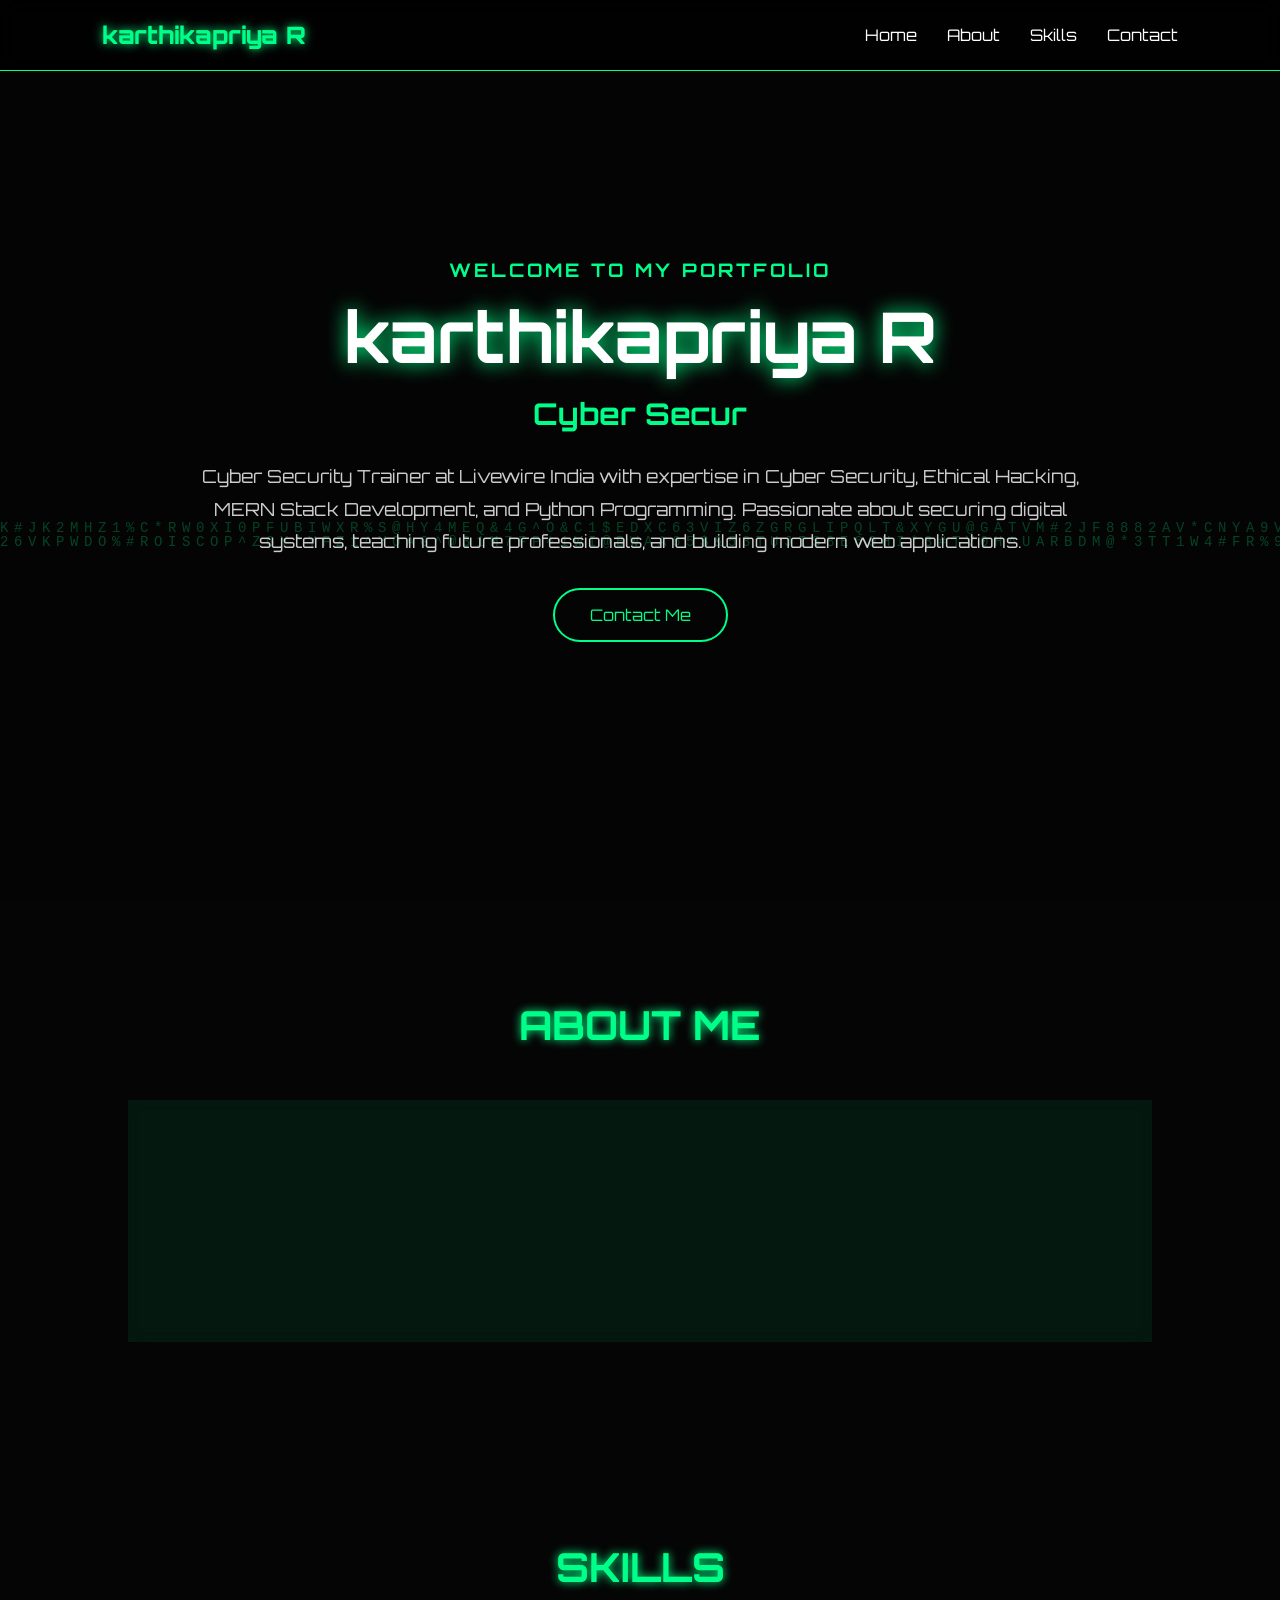
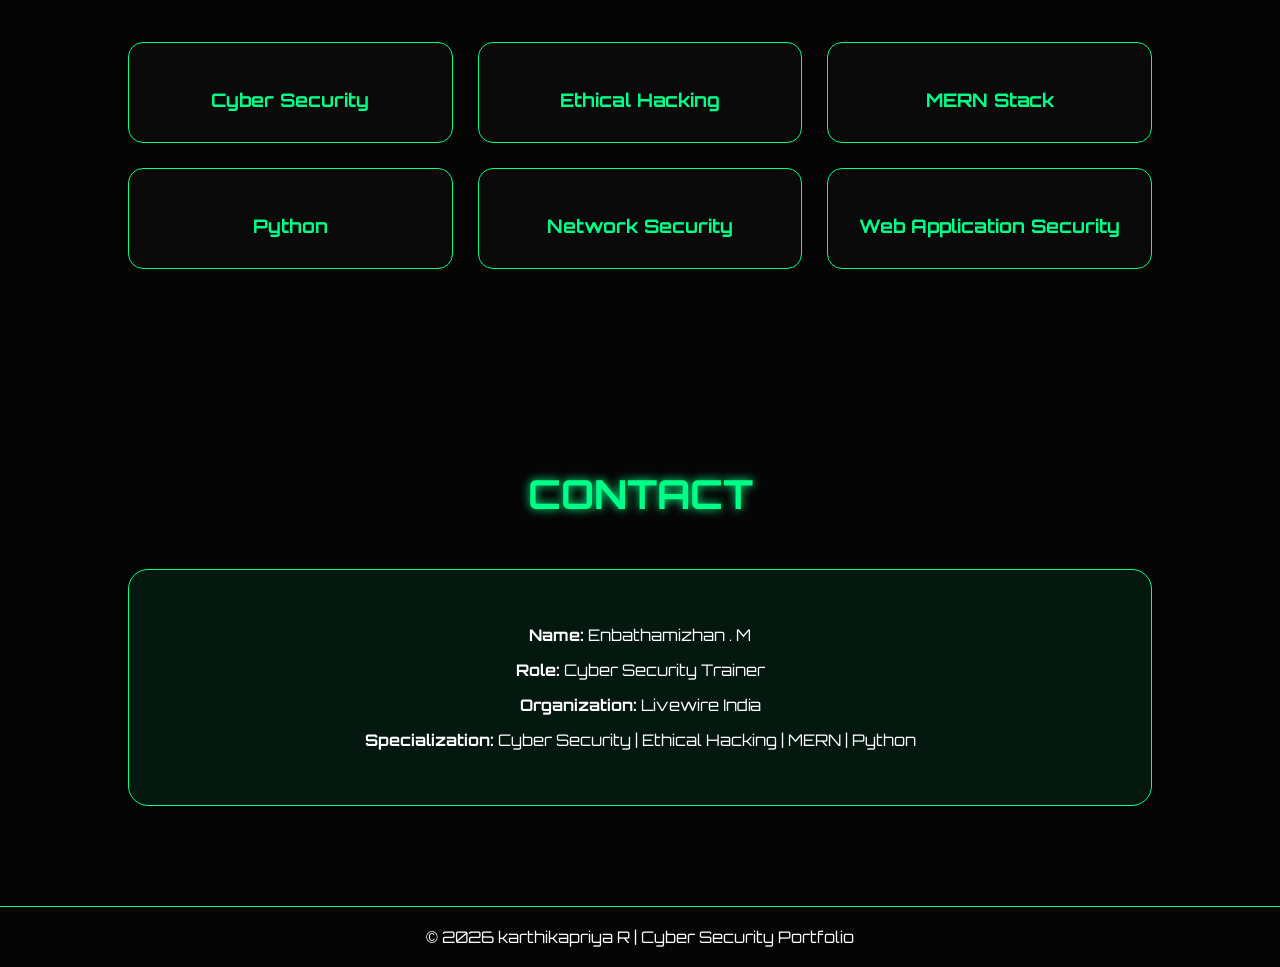
<file: portfolio.html>
<!DOCTYPE html>
<html lang="en">

<head>
    <meta charset="UTF-8">
    <meta name="viewport" content="width=device-width, initial-scale=1.0">
    <title>karthikapriya R | Cyber Security Trainer</title>

    <link href="https://fonts.googleapis.com/css2?family=Orbitron:wght@400;600;800&display=swap" rel="stylesheet">

    <style>
        * {
            margin: 0;
            padding: 0;
            box-sizing: border-box;
            scroll-behavior: smooth;
            font-family: 'Orbitron', sans-serif;
        }

        body {
            background: #050505;
            color: #fff;
            overflow-x: hidden;
        }

        /* Matrix Background */

        #matrix {
            position: fixed;
            top: 0;
            left: 0;
            width: 100%;
            height: 100%;
            z-index: -1;
            opacity: .25;
        }

        /* Navbar */

        nav {
            position: fixed;
            top: 0;
            width: 100%;
            padding: 20px 8%;
            display: flex;
            justify-content: space-between;
            align-items: center;
            background: rgba(0, 0, 0, .7);
            backdrop-filter: blur(10px);
            border-bottom: 1px solid #00ff88;
            z-index: 999;
        }

        .logo {
            font-size: 24px;
            font-weight: 800;
            color: #00ff88;
            text-shadow: 0 0 10px #00ff88;
        }

        nav ul {
            display: flex;
            list-style: none;
            gap: 30px;
        }

        nav a {
            text-decoration: none;
            color: white;
            transition: .3s;
        }

        nav a:hover {
            color: #00ff88;
        }

        /* Hero */

        .hero {
            height: 100vh;
            display: flex;
            justify-content: center;
            align-items: center;
            text-align: center;
            padding: 20px;
        }

        .hero-content {
            max-width: 900px;
        }

        .hero h3 {
            color: #00ff88;
            letter-spacing: 3px;
            margin-bottom: 10px;
        }

        .hero h1 {
            font-size: 70px;
            margin-bottom: 15px;
            text-shadow: 0 0 20px #00ff88;
        }

        .hero h2 {
            font-size: 30px;
            color: #00ff88;
            margin-bottom: 25px;
            height: 40px;
        }

        .hero p {
            line-height: 1.8;
            font-size: 18px;
            color: #ccc;
        }

        .btn {
            display: inline-block;
            margin-top: 30px;
            padding: 15px 35px;
            border: 2px solid #00ff88;
            color: #00ff88;
            text-decoration: none;
            border-radius: 40px;
            transition: .4s;
        }

        .btn:hover {
            background: #00ff88;
            color: black;
            box-shadow: 0 0 25px #00ff88;
        }

        /* Sections */

        section {
            padding: 100px 10%;
        }

        .section-title {
            text-align: center;
            font-size: 40px;
            margin-bottom: 50px;
            color: #00ff88;
            text-shadow: 0 0 10px #00ff88;
        }

        /* About */

        .about-box {
            background: rgba(0, 255, 136, .08);
            padding: 40px;
            border: 1px solid #00ff88;
            border-radius: 20px;
            backdrop-filter: blur(8px);
            text-align: center;
        }

        .about-box p {
            line-height: 2;
            color: #ddd;
        }

        /* Skills */

        .skills {
            display: grid;
            grid-template-columns: repeat(auto-fit, minmax(250px, 1fr));
            gap: 25px;
        }

        .skill {
            background: #0a0a0a;
            border: 1px solid #00ff88;
            padding: 30px;
            border-radius: 15px;
            text-align: center;
            transition: .4s;
        }

        .skill:hover {
            transform: translateY(-10px);
            box-shadow: 0 0 25px #00ff88;
        }

        .skill h3 {
            margin-top: 15px;
            color: #00ff88;
        }

        /* Contact */

        .contact {
            text-align: center;
            background: rgba(0, 255, 136, .08);
            padding: 40px;
            border-radius: 20px;
            border: 1px solid #00ff88;
        }

        .contact p {
            margin: 15px 0;
        }

        /* Footer */

        footer {
            padding: 20px;
            text-align: center;
            border-top: 1px solid #00ff88;
        }

        /* Responsive */

        @media(max-width:768px) {

            .hero h1 {
                font-size: 42px;
            }

            .hero h2 {
                font-size: 20px;
            }

            nav {
                flex-direction: column;
                gap: 15px;
            }

            nav ul {
                gap: 15px;
            }

        }
    </style>
</head>

<body>

    <canvas id="matrix"></canvas>

    <nav>
        <div class="logo">karthikapriya R </div>

        <ul>
            <li><a href="#home">Home</a></li>
            <li><a href="#about">About</a></li>
            <li><a href="#skills">Skills</a></li>
            <li><a href="#contact">Contact</a></li>
        </ul>
    </nav>

    <section class="hero" id="home">

        <div class="hero-content">

            <h3>WELCOME TO MY PORTFOLIO</h3>

            <h1>karthikapriya R </h1>

            <h2 id="typing"></h2>

            <p>
                Cyber Security Trainer at Livewire India with expertise in
                Cyber Security, Ethical Hacking, MERN Stack Development,
                and Python Programming. Passionate about securing digital
                systems, teaching future professionals, and building modern
                web applications.
            </p>

            <a href="#contact" class="btn">Contact Me</a>

        </div>

    </section>

    <section id="about">

        <h2 class="section-title">ABOUT ME</h2>

        <div class="about-box">

            <p>
                I am karthikapriya R , a Cyber Security Trainer at Livewire India.
                I specialize in Cyber Security, Ethical Hacking, Python Programming,
                and Full Stack MERN Development.

                My mission is to train students and professionals in cybersecurity
                technologies while developing secure and scalable web applications.
                I continuously explore modern security practices, penetration testing,
                network security, and secure coding standards.
            </p>

        </div>

    </section>

    <section id="skills">

        <h2 class="section-title">SKILLS</h2>

        <div class="skills">

            <div class="skill">
                <h3>Cyber Security</h3>
            </div>

            <div class="skill">
                <h3>Ethical Hacking</h3>
            </div>

            <div class="skill">
                <h3>MERN Stack</h3>
            </div>

            <div class="skill">
                <h3>Python</h3>
            </div>

            <div class="skill">
                <h3>Network Security</h3>
            </div>

            <div class="skill">
                <h3>Web Application Security</h3>
            </div>

        </div>

    </section>

    <section id="contact">

        <h2 class="section-title">CONTACT</h2>

        <div class="contact">

            <p><strong>Name:</strong> Enbathamizhan . M</p>

            <p><strong>Role:</strong> Cyber Security Trainer</p>

            <p><strong>Organization:</strong> Livewire India</p>

            <p><strong>Specialization:</strong> Cyber Security | Ethical Hacking | MERN | Python</p>

        </div>

    </section>

    <footer>

        © 2026 karthikapriya R | Cyber Security Portfolio

    </footer>

    <script>

        /* Typing Animation */

        const words = [
            "Cyber Security Trainer",
            "Ethical Hacker",
            "MERN Stack Developer",
            "Python Developer"
        ];

        let i = 0;
        let j = 0;
        let current = "";
        let isDeleting = false;

        function type() {

            current = words[i];

            if (!isDeleting) {
                document.getElementById("typing").textContent =
                    current.substring(0, j++);
            } else {
                document.getElementById("typing").textContent =
                    current.substring(0, j--);
            }

            if (j > current.length) {
                isDeleting = true;
                setTimeout(type, 1200);
                return;
            }

            if (j < 0) {
                isDeleting = false;
                i = (i + 1) % words.length;
            }

            setTimeout(type, isDeleting ? 60 : 120);
        }

        type();

        /* Matrix Effect */

        const canvas = document.getElementById("matrix");
        const ctx = canvas.getContext("2d");

        canvas.width = window.innerWidth;
        canvas.height = window.innerHeight;

        const letters =
            "ABCDEFGHIJKLMNOPQRSTUVWXYZ0123456789@#$%^&*";

        const fontSize = 14;
        const columns = canvas.width / fontSize;

        const drops = [];

        for (let x = 0; x < columns; x++) {
            drops[x] = 1;
        }

        function draw() {

            ctx.fillStyle = "rgba(0,0,0,0.05)";
            ctx.fillRect(0, 0, canvas.width, canvas.height);

            ctx.fillStyle = "#00ff88";
            ctx.font = fontSize + "px monospace";

            for (let i = 0; i < drops.length; i++) {

                const text =
                    letters[Math.floor(Math.random() * letters.length)];

                ctx.fillText(text, i * fontSize, drops[i] * fontSize);

                if (drops[i] * fontSize > canvas.height &&
                    Math.random() > 0.975) {
                    drops[i] = 0;
                }

                drops[i]++;
            }

        }

        setInterval(draw, 35);

        window.addEventListener("resize", () => {

            canvas.width = window.innerWidth;
            canvas.height = window.innerHeight;

        });

    </script>

</body>

</html>
</file>
<file: index.css>
@import url('https://fonts.googleapis.com/css2?family=Outfit:wght@300;400;500;600;700;800&family=Plus+Jakarta+Sans:wght@300;400;500;600;700;800&display=swap');

:root {
    --bg-dark: #060913;
    --bg-card: rgba(13, 20, 38, 0.5);
    --bg-card-hover: rgba(20, 30, 58, 0.7);
    --border-color: rgba(255, 255, 255, 0.06);
    --border-color-glow: rgba(139, 92, 246, 0.3);
    
    /* Brand Accent Colors */
    --color-primary: #8b5cf6; /* Glowing Violet */
    --color-primary-glow: rgba(139, 92, 246, 0.15);
    
    /* MEAN Stack Specific Colors */
    --color-mongodb: #00ed64; /* Official MongoDB Green */
    --color-express: #e8d44d; /* Express.js Gold/Yellow */
    --color-angular: #e23237; /* Angular Crimson */
    --color-nodejs: #3f873f;  /* Node.js Forest Green */
    
    --text-primary: #f8fafc;
    --text-secondary: #94a3b8;
    --text-muted: #64748b;
    
    --transition-fast: 0.2s ease;
    --transition-normal: 0.3s cubic-bezier(0.4, 0, 0.2, 1);
    --transition-slow: 0.5s cubic-bezier(0.4, 0, 0.2, 1);
}

/* Reset & Scrollbar styling */
* {
    margin: 0;
    padding: 0;
    box-sizing: border-box;
    scroll-behavior: smooth;
}

body {
    background-color: var(--bg-dark);
    color: var(--text-primary);
    font-family: 'Plus Jakarta Sans', sans-serif;
    line-height: 1.6;
    overflow-x: hidden;
    background-image: 
        radial-gradient(circle at 10% 20%, rgba(139, 92, 246, 0.08) 0%, transparent 40%),
        radial-gradient(circle at 90% 80%, rgba(0, 237, 100, 0.05) 0%, transparent 40%),
        radial-gradient(circle at 50% 50%, rgba(226, 50, 55, 0.04) 0%, transparent 50%);
    background-attachment: fixed;
}

h1, h2, h3, h4, h5, h6 {
    font-family: 'Outfit', sans-serif;
    font-weight: 700;
    letter-spacing: -0.02em;
}

::-webkit-scrollbar {
    width: 10px;
}

::-webkit-scrollbar-track {
    background: #03050a;
}

::-webkit-scrollbar-thumb {
    background: #1e293b;
    border-radius: 5px;
    border: 2px solid #03050a;
}

::-webkit-scrollbar-thumb:hover {
    background: var(--color-primary);
}

/* Glassmorphism Classes */
.glass-panel {
    background: var(--bg-card);
    backdrop-filter: blur(12px);
    -webkit-backdrop-filter: blur(12px);
    border: 1px solid var(--border-color);
    border-radius: 16px;
    transition: var(--transition-normal);
}

.glass-panel:hover {
    border-color: var(--border-color-glow);
    background: var(--bg-card-hover);
    box-shadow: 0 10px 30px -10px rgba(139, 92, 246, 0.15);
}

/* Layout Container */
.container {
    max-width: 1200px;
    margin: 0 auto;
    padding: 0 24px;
}

/* Navigation bar */
header {
    position: fixed;
    top: 0;
    left: 0;
    width: 100%;
    z-index: 100;
    background: rgba(6, 9, 19, 0.75);
    backdrop-filter: blur(12px);
    -webkit-backdrop-filter: blur(12px);
    border-bottom: 1px solid var(--border-color);
    transition: var(--transition-normal);
}

header.scrolled {
    padding: 12px 0;
    background: rgba(6, 9, 19, 0.9);
    box-shadow: 0 4px 20px rgba(0, 0, 0, 0.3);
}

.nav-container {
    display: flex;
    justify-content: space-between;
    align-items: center;
    height: 80px;
}

.logo-section {
    display: flex;
    align-items: center;
    gap: 12px;
}

.logo-icon {
    font-size: 24px;
    font-weight: 800;
    background: linear-gradient(135deg, var(--color-primary), var(--color-mongodb));
    -webkit-background-clip: text;
    -webkit-text-fill-color: transparent;
}

.logo-text {
    font-family: 'Outfit', sans-serif;
    font-size: 20px;
    font-weight: 700;
    letter-spacing: 0.05em;
    color: var(--text-primary);
}

.logo-tag {
    font-size: 10px;
    background: rgba(139, 92, 246, 0.15);
    color: var(--color-primary);
    padding: 2px 8px;
    border-radius: 20px;
    border: 1px solid rgba(139, 92, 246, 0.2);
    font-weight: 600;
}

nav ul {
    display: flex;
    list-style: none;
    gap: 32px;
}

nav a {
    text-decoration: none;
    color: var(--text-secondary);
    font-size: 15px;
    font-weight: 500;
    transition: var(--transition-fast);
    position: relative;
    padding: 8px 0;
}

nav a:hover, nav a.active {
    color: var(--text-primary);
}

nav a::after {
    content: '';
    position: absolute;
    bottom: 0;
    left: 0;
    width: 0;
    height: 2px;
    background: linear-gradient(90deg, var(--color-primary), var(--color-mongodb));
    transition: var(--transition-normal);
}

nav a:hover::after, nav a.active::after {
    width: 100%;
}

.enroll-btn-header {
    background: linear-gradient(135deg, var(--color-primary) 0%, #7c3aed 100%);
    color: white;
    padding: 10px 22px;
    border-radius: 30px;
    font-weight: 600;
    font-size: 14px;
    border: none;
    cursor: pointer;
    box-shadow: 0 4px 14px rgba(139, 92, 246, 0.3);
    transition: var(--transition-normal);
}

.enroll-btn-header:hover {
    transform: translateY(-2px);
    box-shadow: 0 6px 20px rgba(139, 92, 246, 0.5);
}

/* Mobile Nav Toggle */
.mobile-menu-btn {
    display: none;
    background: none;
    border: none;
    color: var(--text-primary);
    font-size: 24px;
    cursor: pointer;
}

/* Hero Section */
.hero {
    min-height: 100vh;
    display: flex;
    align-items: center;
    padding-top: 100px;
    position: relative;
}

.hero-grid {
    display: grid;
    grid-template-columns: 1.1fr 0.9fr;
    gap: 48px;
    align-items: center;
}

.hero-tagline {
    display: inline-flex;
    align-items: center;
    gap: 8px;
    background: rgba(255, 255, 255, 0.03);
    border: 1px solid rgba(255, 255, 255, 0.08);
    padding: 6px 16px;
    border-radius: 30px;
    font-size: 14px;
    color: var(--color-primary);
    margin-bottom: 24px;
}

.hero-tagline span.live-dot {
    width: 8px;
    height: 8px;
    background: var(--color-mongodb);
    border-radius: 50%;
    display: inline-block;
    box-shadow: 0 0 10px var(--color-mongodb);
    animation: pulse 1.8s infinite;
}

.hero h1 {
    font-size: 56px;
    line-height: 1.1;
    margin-bottom: 24px;
}

.gradient-text {
    background: linear-gradient(135deg, #fff 30%, var(--text-secondary) 100%);
    -webkit-background-clip: text;
    -webkit-text-fill-color: transparent;
}

.accent-text {
    background: linear-gradient(135deg, var(--color-primary), var(--color-mongodb));
    -webkit-background-clip: text;
    -webkit-text-fill-color: transparent;
}

.hero-description {
    font-size: 18px;
    color: var(--text-secondary);
    margin-bottom: 40px;
    max-width: 540px;
}

.hero-buttons {
    display: flex;
    gap: 16px;
    margin-bottom: 48px;
}

.btn-primary {
    background: linear-gradient(135deg, var(--color-primary), #7c3aed);
    color: white;
    text-decoration: none;
    padding: 16px 32px;
    border-radius: 12px;
    font-weight: 600;
    transition: var(--transition-normal);
    box-shadow: 0 4px 20px rgba(139, 92, 246, 0.3);
}

.btn-primary:hover {
    transform: translateY(-2px);
    box-shadow: 0 6px 24px rgba(139, 92, 246, 0.5);
}

.btn-secondary {
    background: rgba(255, 255, 255, 0.03);
    border: 1px solid rgba(255, 255, 255, 0.1);
    color: var(--text-primary);
    text-decoration: none;
    padding: 16px 32px;
    border-radius: 12px;
    font-weight: 600;
    transition: var(--transition-normal);
}

.btn-secondary:hover {
    background: rgba(255, 255, 255, 0.08);
    border-color: rgba(255, 255, 255, 0.2);
}

.hero-stats {
    display: flex;
    gap: 40px;
}

.stat-item h3 {
    font-size: 32px;
    color: var(--text-primary);
}

.stat-item p {
    font-size: 13px;
    color: var(--text-secondary);
}

/* Floating Stack UI */
.hero-visual {
    position: relative;
    height: 480px;
    display: flex;
    justify-content: center;
    align-items: center;
}

.stack-orbit {
    position: relative;
    width: 320px;
    height: 320px;
    border: 1px dashed rgba(255, 255, 255, 0.15);
    border-radius: 50%;
    animation: spin 30s linear infinite;
}

.stack-node {
    position: absolute;
    width: 70px;
    height: 70px;
    border-radius: 50%;
    background: var(--bg-dark);
    border: 2px solid var(--border-color);
    display: flex;
    justify-content: center;
    align-items: center;
    font-weight: 800;
    font-size: 24px;
    animation: counter-spin 30s linear infinite;
    transition: var(--transition-normal);
    box-shadow: 0 0 15px rgba(0,0,0,0.5);
}

.stack-node.mongo {
    top: -35px;
    left: calc(50% - 35px);
    border-color: var(--color-mongodb);
    color: var(--color-mongodb);
    box-shadow: 0 0 15px rgba(0, 237, 100, 0.2);
}
.stack-node.express {
    right: -35px;
    top: calc(50% - 35px);
    border-color: var(--color-express);
    color: var(--color-express);
    box-shadow: 0 0 15px rgba(232, 212, 77, 0.2);
}
.stack-node.angular {
    bottom: -35px;
    left: calc(50% - 35px);
    border-color: var(--color-angular);
    color: var(--color-angular);
    box-shadow: 0 0 15px rgba(226, 50, 55, 0.2);
}
.stack-node.node {
    left: -35px;
    top: calc(50% - 35px);
    border-color: var(--color-nodejs);
    color: var(--color-nodejs);
    box-shadow: 0 0 15px rgba(63, 135, 63, 0.2);
}

.stack-center {
    position: absolute;
    width: 130px;
    height: 130px;
    border-radius: 50%;
    background: linear-gradient(135deg, rgba(139, 92, 246, 0.2), rgba(0, 237, 100, 0.1));
    backdrop-filter: blur(12px);
    border: 1px solid var(--border-color-glow);
    display: flex;
    flex-direction: column;
    justify-content: center;
    align-items: center;
    text-align: center;
    z-index: 10;
    box-shadow: 0 0 30px rgba(139, 92, 246, 0.25);
}

.stack-center span.title {
    font-family: 'Outfit', sans-serif;
    font-weight: 800;
    font-size: 26px;
    background: linear-gradient(135deg, #ffffff, #94a3b8);
    -webkit-background-clip: text;
    -webkit-text-fill-color: transparent;
}

.stack-center span.subtitle {
    font-size: 11px;
    color: var(--text-secondary);
    text-transform: uppercase;
    letter-spacing: 0.1em;
}

/* Sections Global */
section.section {
    padding: 100px 0;
}

.section-header {
    text-align: center;
    max-width: 650px;
    margin: 0 auto 64px auto;
}

.section-header h2 {
    font-size: 40px;
    margin-bottom: 16px;
}

.section-header p {
    color: var(--text-secondary);
    font-size: 16px;
}

/* MEAN Stack Grid Explorer */
.mean-grid {
    display: grid;
    grid-template-columns: repeat(4, 1fr);
    gap: 24px;
    margin-bottom: 48px;
}

.mean-card {
    padding: 32px 24px;
    text-align: left;
    position: relative;
    overflow: hidden;
    cursor: pointer;
}

.mean-card::before {
    content: '';
    position: absolute;
    top: 0;
    left: 0;
    width: 4px;
    height: 100%;
    background: transparent;
    transition: var(--transition-normal);
}

.mean-card.mongo::before { background: var(--color-mongodb); }
.mean-card.express::before { background: var(--color-express); }
.mean-card.angular::before { background: var(--color-angular); }
.mean-card.nodejs::before { background: var(--color-nodejs); }

.mean-card:hover {
    transform: translateY(-5px);
}

.mean-card.active {
    background: var(--bg-card-hover);
    border-color: rgba(255, 255, 255, 0.15);
}

.mean-card.active.mongo { box-shadow: 0 8px 30px -10px rgba(0, 237, 100, 0.25); }
.mean-card.active.express { box-shadow: 0 8px 30px -10px rgba(232, 212, 77, 0.25); }
.mean-card.active.angular { box-shadow: 0 8px 30px -10px rgba(226, 50, 55, 0.25); }
.mean-card.active.nodejs { box-shadow: 0 8px 30px -10px rgba(63, 135, 63, 0.25); }

.card-icon {
    font-size: 32px;
    font-weight: 800;
    margin-bottom: 16px;
}
.mongo .card-icon { color: var(--color-mongodb); }
.express .card-icon { color: var(--color-express); }
.angular .card-icon { color: var(--color-angular); }
.nodejs .card-icon { color: var(--color-nodejs); }

.mean-card h3 {
    font-size: 20px;
    margin-bottom: 12px;
}

.mean-card p {
    font-size: 14px;
    color: var(--text-secondary);
}

/* Detail Display for Selected Stack Component */
.stack-details-wrapper {
    min-height: 350px;
}

.stack-detail-pane {
    display: none;
    grid-template-columns: 1fr 1.2fr;
    gap: 40px;
    align-items: center;
    animation: fadeIn var(--transition-normal);
}

.stack-detail-pane.active {
    display: grid;
}

.stack-detail-info h3 {
    font-size: 32px;
    margin-bottom: 16px;
    display: flex;
    align-items: center;
    gap: 12px;
}

.mongo-text { color: var(--color-mongodb); }
.express-text { color: var(--color-express); }
.angular-text { color: var(--color-angular); }
.nodejs-text { color: var(--color-nodejs); }

.stack-detail-info p.lead {
    font-size: 16px;
    color: var(--text-secondary);
    margin-bottom: 24px;
}

.features-list {
    list-style: none;
}

.features-list li {
    position: relative;
    padding-left: 28px;
    margin-bottom: 12px;
    font-size: 15px;
    color: var(--text-primary);
}

.features-list li::before {
    content: '✓';
    position: absolute;
    left: 0;
    font-weight: 800;
}

.mongo-list li::before { color: var(--color-mongodb); }
.express-list li::before { color: var(--color-express); }
.angular-list li::before { color: var(--color-angular); }
.nodejs-list li::before { color: var(--color-nodejs); }

.stack-detail-visual {
    padding: 32px;
    display: flex;
    flex-direction: column;
    justify-content: center;
}

.code-window {
    background: #03050a;
    border: 1px solid var(--border-color);
    border-radius: 12px;
    font-family: 'Courier New', Courier, monospace;
    overflow: hidden;
    box-shadow: 0 15px 35px rgba(0, 0, 0, 0.4);
}

.code-header {
    background: rgba(255,255,255,0.03);
    padding: 10px 16px;
    display: flex;
    align-items: center;
    gap: 8px;
    border-bottom: 1px solid var(--border-color);
}

.code-dot {
    width: 10px;
    height: 10px;
    border-radius: 50%;
    background: #475569;
}
.code-dot.red { background: #ef4444; }
.code-dot.yellow { background: #eab308; }
.code-dot.green { background: #22c55e; }

.code-title {
    font-size: 12px;
    color: var(--text-muted);
    margin-left: 10px;
}

.code-body {
    padding: 20px;
    font-size: 13px;
    color: #cbd5e1;
    overflow-x: auto;
    white-space: pre;
}

/* Interactive Timeline Calculator */
.planner-card {
    padding: 48px;
    margin-top: 40px;
}

.planner-grid {
    display: grid;
    grid-template-columns: 1fr 1.2fr;
    gap: 48px;
}

.planner-controls h3 {
    font-size: 28px;
    margin-bottom: 16px;
}

.planner-controls p {
    color: var(--text-secondary);
    margin-bottom: 32px;
}

.slider-group {
    margin-bottom: 32px;
}

.slider-group label {
    display: flex;
    justify-content: space-between;
    font-weight: 600;
    margin-bottom: 12px;
    color: var(--text-primary);
}

.slider-group span.highlight-value {
    color: var(--color-primary);
    font-size: 18px;
    font-weight: 700;
}

.range-slider {
    width: 100%;
    -webkit-appearance: none;
    appearance: none;
    height: 6px;
    border-radius: 3px;
    background: #1e293b;
    outline: none;
    transition: background 0.3s;
}

.range-slider::-webkit-slider-thumb {
    -webkit-appearance: none;
    appearance: none;
    width: 20px;
    height: 20px;
    border-radius: 50%;
    background: var(--color-primary);
    cursor: pointer;
    box-shadow: 0 0 10px rgba(139, 92, 246, 0.5);
    transition: var(--transition-fast);
}

.range-slider::-webkit-slider-thumb:hover {
    transform: scale(1.2);
}

.radio-group {
    display: grid;
    grid-template-columns: 1fr 1fr;
    gap: 16px;
}

.radio-card {
    border: 1px solid var(--border-color);
    border-radius: 12px;
    padding: 16px;
    cursor: pointer;
    transition: var(--transition-normal);
    position: relative;
    display: flex;
    flex-direction: column;
}

.radio-card input {
    position: absolute;
    opacity: 0;
    cursor: pointer;
}

.radio-card h4 {
    font-size: 16px;
    margin-bottom: 4px;
}

.radio-card p {
    font-size: 12px;
    color: var(--text-muted);
    margin-bottom: 0;
}

.radio-card.selected {
    border-color: var(--color-primary);
    background: var(--color-primary-glow);
}

/* Planner Results Output */
.planner-results {
    background: rgba(3, 5, 10, 0.4);
    border: 1px solid var(--border-color);
    border-radius: 16px;
    padding: 32px;
    display: flex;
    flex-direction: column;
    justify-content: space-between;
}

.result-row-grid {
    display: grid;
    grid-template-columns: 1fr 1fr;
    gap: 20px;
    margin-bottom: 24px;
}

.result-card {
    background: rgba(255, 255, 255, 0.02);
    border: 1px solid rgba(255, 255, 255, 0.04);
    border-radius: 12px;
    padding: 20px;
    text-align: center;
}

.result-card h5 {
    font-size: 12px;
    color: var(--text-secondary);
    text-transform: uppercase;
    letter-spacing: 0.05em;
    margin-bottom: 8px;
}

.result-card span.value {
    font-size: 28px;
    font-weight: 800;
    color: var(--text-primary);
    font-family: 'Outfit', sans-serif;
}

.result-card.accent span.value {
    background: linear-gradient(135deg, var(--color-primary), var(--color-mongodb));
    -webkit-background-clip: text;
    -webkit-text-fill-color: transparent;
}

.timeline-milestones {
    margin-top: 12px;
}

.timeline-milestones h4 {
    font-size: 15px;
    margin-bottom: 16px;
    color: var(--text-primary);
}

.milestones-list {
    position: relative;
    padding-left: 20px;
}

.milestones-list::before {
    content: '';
    position: absolute;
    left: 4px;
    top: 8px;
    bottom: 8px;
    width: 2px;
    background: rgba(255, 255, 255, 0.1);
}

.milestone-node {
    position: relative;
    padding-bottom: 16px;
    font-size: 14px;
}

.milestone-node::before {
    content: '';
    position: absolute;
    left: -20px;
    top: 6px;
    width: 10px;
    height: 10px;
    border-radius: 50%;
    background: #475569;
    border: 2px solid var(--bg-dark);
}

.milestone-node.completed::before {
    background: var(--color-primary);
    box-shadow: 0 0 8px var(--color-primary);
}

.milestone-node span.week {
    font-weight: 700;
    color: var(--text-primary);
    margin-right: 8px;
}

.milestone-node span.title {
    color: var(--text-secondary);
}

/* Syllabus Section */
.search-wrapper {
    max-width: 500px;
    margin: 0 auto 40px auto;
    position: relative;
}

.search-input {
    width: 100%;
    background: rgba(255, 255, 255, 0.04);
    border: 1px solid var(--border-color);
    border-radius: 30px;
    padding: 16px 24px 16px 52px;
    color: white;
    font-family: inherit;
    font-size: 15px;
    outline: none;
    transition: var(--transition-normal);
}

.search-input:focus {
    border-color: var(--color-primary);
    background: rgba(255, 255, 255, 0.08);
    box-shadow: 0 0 20px rgba(139, 92, 246, 0.2);
}

.search-icon-svg {
    position: absolute;
    left: 20px;
    top: 50%;
    transform: translateY(-50%);
    width: 20px;
    height: 20px;
    fill: var(--text-muted);
    pointer-events: none;
}

.syllabus-accordion {
    max-width: 800px;
    margin: 0 auto;
    display: flex;
    flex-direction: column;
    gap: 16px;
}

.syllabus-item {
    border: 1px solid var(--border-color);
    border-radius: 12px;
    overflow: hidden;
    transition: var(--transition-normal);
}

.syllabus-header {
    background: rgba(255, 255, 255, 0.02);
    padding: 20px 24px;
    display: flex;
    justify-content: space-between;
    align-items: center;
    cursor: pointer;
    user-select: none;
    transition: var(--transition-fast);
}

.syllabus-header:hover {
    background: rgba(255, 255, 255, 0.05);
}

.syllabus-title-group {
    display: flex;
    align-items: center;
    gap: 16px;
}

.syllabus-num {
    font-size: 18px;
    font-weight: 800;
    color: var(--color-primary);
    opacity: 0.7;
    width: 28px;
}

.syllabus-header h3 {
    font-size: 18px;
    color: var(--text-primary);
}

.syllabus-tag {
    font-size: 11px;
    text-transform: uppercase;
    font-weight: 700;
    letter-spacing: 0.05em;
    padding: 3px 10px;
    border-radius: 20px;
}

.syllabus-tag.mongo { background: rgba(0, 237, 100, 0.15); color: var(--color-mongodb); }
.syllabus-tag.express { background: rgba(232, 212, 77, 0.15); color: var(--color-express); }
.syllabus-tag.angular { background: rgba(226, 50, 55, 0.15); color: var(--color-angular); }
.syllabus-tag.nodejs { background: rgba(63, 135, 63, 0.15); color: var(--color-nodejs); }

.syllabus-arrow {
    width: 24px;
    height: 24px;
    display: flex;
    justify-content: center;
    align-items: center;
    transition: var(--transition-normal);
    color: var(--text-muted);
}

.syllabus-item.open .syllabus-arrow {
    transform: rotate(180deg);
    color: var(--text-primary);
}

.syllabus-content {
    max-height: 0;
    overflow: hidden;
    transition: max-height var(--transition-normal) ease-out;
    background: rgba(3, 5, 10, 0.2);
}

.syllabus-item.open .syllabus-content {
    max-height: 500px;
}

.syllabus-inner {
    padding: 24px 24px 24px 68px;
    border-top: 1px solid var(--border-color);
}

.topic-list {
    display: grid;
    grid-template-columns: 1fr 1fr;
    gap: 12px 24px;
}

.topic-item {
    font-size: 14px;
    color: var(--text-secondary);
    display: flex;
    align-items: center;
    gap: 8px;
}

.topic-item::before {
    content: '';
    width: 6px;
    height: 6px;
    background: var(--color-primary);
    border-radius: 50%;
    opacity: 0.7;
}

.syllabus-item.highlight {
    border-color: var(--color-primary);
    box-shadow: 0 0 15px rgba(139, 92, 246, 0.2);
}

/* Meet the Trainer */
.trainer-card {
    padding: 48px;
}

.trainer-grid {
    display: grid;
    grid-template-columns: 0.8fr 1.2fr;
    gap: 48px;
    align-items: center;
}

.trainer-image-container {
    position: relative;
    border-radius: 20px;
    overflow: hidden;
    aspect-ratio: 1;
    border: 2px solid var(--border-color);
    box-shadow: 0 15px 35px rgba(0,0,0,0.5);
    background: radial-gradient(circle at center, #131b2e, #060913);
}

.trainer-avatar-fallback {
    position: absolute;
    width: 100%;
    height: 100%;
    display: flex;
    flex-direction: column;
    justify-content: center;
    align-items: center;
    background: radial-gradient(circle at center, #1e294b, #0b0f19);
}

.trainer-avatar-fallback span.initials {
    font-size: 80px;
    font-weight: 800;
    background: linear-gradient(135deg, var(--color-primary), var(--color-mongodb));
    -webkit-background-clip: text;
    -webkit-text-fill-color: transparent;
    text-shadow: 0 0 20px rgba(139, 92, 246, 0.4);
}

.trainer-avatar-fallback span.role {
    font-size: 12px;
    text-transform: uppercase;
    letter-spacing: 0.15em;
    color: var(--text-secondary);
    margin-top: 8px;
}

.trainer-info h3 {
    font-size: 32px;
    margin-bottom: 4px;
}

.trainer-title {
    color: var(--color-primary);
    font-weight: 600;
    font-size: 16px;
    margin-bottom: 16px;
    display: inline-block;
}

.trainer-bio {
    color: var(--text-secondary);
    font-size: 15px;
    margin-bottom: 28px;
}

.skills-wrapper {
    display: flex;
    flex-direction: column;
    gap: 16px;
}

.skill-bar-group {
    width: 100%;
}

.skill-bar-header {
    display: flex;
    justify-content: space-between;
    font-size: 14px;
    margin-bottom: 8px;
    font-weight: 600;
}

.skill-bar-outer {
    height: 8px;
    background: #1e293b;
    border-radius: 4px;
    overflow: hidden;
}

.skill-bar-inner {
    height: 100%;
    background: linear-gradient(90deg, var(--color-primary), var(--color-mongodb));
    border-radius: 4px;
    transition: width 1.5s cubic-bezier(0.1, 0.8, 0.2, 1);
}

/* Maya Academy Highlight Section */
.academy-grid {
    display: grid;
    grid-template-columns: repeat(3, 1fr);
    gap: 24px;
}

.academy-card {
    padding: 32px;
    text-align: left;
}

.academy-icon {
    width: 50px;
    height: 50px;
    border-radius: 12px;
    background: var(--color-primary-glow);
    color: var(--color-primary);
    display: flex;
    justify-content: center;
    align-items: center;
    font-size: 22px;
    margin-bottom: 24px;
    border: 1px solid rgba(139, 92, 246, 0.25);
}

.academy-card h3 {
    font-size: 20px;
    margin-bottom: 12px;
}

.academy-card p {
    font-size: 14px;
    color: var(--text-secondary);
}

/* Enrollment & Database Portal */
.enrollment-grid {
    display: grid;
    grid-template-columns: 1fr 1.2fr;
    gap: 48px;
}

.enrollment-form-container {
    padding: 40px;
}

.enrollment-form-container h3 {
    font-size: 28px;
    margin-bottom: 8px;
}

.enrollment-form-container p.desc {
    color: var(--text-secondary);
    font-size: 14px;
    margin-bottom: 32px;
}

.form-group {
    margin-bottom: 20px;
    position: relative;
}

.form-group label {
    display: block;
    font-size: 13px;
    font-weight: 600;
    color: var(--text-secondary);
    margin-bottom: 8px;
}

.form-control {
    width: 100%;
    background: rgba(255, 255, 255, 0.03);
    border: 1px solid var(--border-color);
    border-radius: 10px;
    padding: 14px 16px;
    color: white;
    font-family: inherit;
    font-size: 14px;
    outline: none;
    transition: var(--transition-normal);
}

.form-control:focus {
    border-color: var(--color-primary);
    background: rgba(255, 255, 255, 0.06);
    box-shadow: 0 0 15px rgba(139, 92, 246, 0.1);
}

.form-error {
    font-size: 11px;
    color: #ef4444;
    margin-top: 4px;
    display: none;
}

.btn-submit {
    width: 100%;
    background: linear-gradient(135deg, var(--color-primary), var(--color-mongodb));
    color: white;
    border: none;
    border-radius: 10px;
    padding: 16px;
    font-weight: 700;
    font-size: 15px;
    cursor: pointer;
    box-shadow: 0 4px 20px rgba(139, 92, 246, 0.2);
    transition: var(--transition-normal);
}

.btn-submit:hover {
    transform: translateY(-2px);
    box-shadow: 0 6px 24px rgba(139, 92, 246, 0.4);
}

/* Local DB log viewer */
.db-log-container {
    padding: 40px;
    display: flex;
    flex-direction: column;
}

.db-log-header {
    display: flex;
    justify-content: space-between;
    align-items: center;
    margin-bottom: 24px;
}

.db-log-header h3 {
    font-size: 20px;
    display: flex;
    align-items: center;
    gap: 8px;
}

.db-status-dot {
    width: 8px;
    height: 8px;
    background: var(--color-mongodb);
    border-radius: 50%;
    display: inline-block;
    box-shadow: 0 0 8px var(--color-mongodb);
}

.btn-clear-db {
    background: none;
    border: 1px solid rgba(255,255,255,0.1);
    color: var(--text-muted);
    font-size: 12px;
    padding: 4px 12px;
    border-radius: 20px;
    cursor: pointer;
    transition: var(--transition-fast);
}

.btn-clear-db:hover {
    color: var(--text-primary);
    border-color: rgba(255,255,255,0.2);
    background: rgba(255,255,255,0.02);
}

.db-table-wrapper {
    flex-grow: 1;
    overflow-y: auto;
    max-height: 380px;
    border: 1px solid var(--border-color);
    border-radius: 10px;
    background: rgba(3, 5, 10, 0.3);
}

.db-placeholder {
    padding: 48px;
    text-align: center;
    color: var(--text-muted);
    font-size: 14px;
}

.db-table {
    width: 100%;
    border-collapse: collapse;
    font-size: 13px;
    text-align: left;
    display: none;
}

.db-table th {
    background: rgba(255,255,255,0.02);
    padding: 12px 16px;
    font-weight: 600;
    color: var(--text-secondary);
    border-bottom: 1px solid var(--border-color);
}

.db-table td {
    padding: 14px 16px;
    border-bottom: 1px solid rgba(255, 255, 255, 0.03);
    color: var(--text-primary);
}

.db-table tr:last-child td {
    border-bottom: none;
}

/* Success Modal */
.modal-overlay {
    position: fixed;
    top: 0;
    left: 0;
    width: 100%;
    height: 100%;
    background: rgba(3, 5, 10, 0.85);
    backdrop-filter: blur(8px);
    z-index: 1000;
    display: none;
    justify-content: center;
    align-items: center;
    opacity: 0;
    transition: opacity var(--transition-normal);
}

.modal-overlay.active {
    display: flex;
    opacity: 1;
}

.modal-card {
    width: 440px;
    padding: 40px;
    text-align: center;
    transform: scale(0.9);
    transition: transform var(--transition-normal);
}

.modal-overlay.active .modal-card {
    transform: scale(1);
}

.modal-icon {
    width: 64px;
    height: 64px;
    border-radius: 50%;
    background: rgba(0, 237, 100, 0.1);
    color: var(--color-mongodb);
    font-size: 32px;
    display: flex;
    justify-content: center;
    align-items: center;
    margin: 0 auto 24px auto;
    border: 1px solid rgba(0, 237, 100, 0.3);
}

.modal-card h3 {
    font-size: 24px;
    margin-bottom: 12px;
}

.modal-card p {
    color: var(--text-secondary);
    font-size: 14px;
    margin-bottom: 32px;
}

.btn-modal-close {
    background: var(--color-primary);
    color: white;
    border: none;
    border-radius: 8px;
    padding: 12px 24px;
    font-weight: 600;
    cursor: pointer;
    transition: var(--transition-normal);
}

.btn-modal-close:hover {
    background: #7c3aed;
}

/* Footer styling */
footer {
    border-top: 1px solid var(--border-color);
    background: #03050a;
    padding: 64px 0 32px 0;
    color: var(--text-secondary);
}

.footer-grid {
    display: grid;
    grid-template-columns: 1.5fr 1fr 1fr;
    gap: 48px;
    margin-bottom: 48px;
}

.footer-brand h3 {
    font-size: 22px;
    color: var(--text-primary);
    margin-bottom: 16px;
}

.footer-brand p {
    font-size: 14px;
    margin-bottom: 24px;
    max-width: 320px;
}

.footer-links h4 {
    font-size: 16px;
    color: var(--text-primary);
    margin-bottom: 20px;
}

.footer-links ul {
    list-style: none;
    display: flex;
    flex-direction: column;
    gap: 12px;
}

.footer-links a {
    color: var(--text-secondary);
    text-decoration: none;
    font-size: 14px;
    transition: var(--transition-fast);
}

.footer-links a:hover {
    color: var(--text-primary);
    padding-left: 4px;
}

.footer-bottom {
    display: flex;
    justify-content: space-between;
    align-items: center;
    border-top: 1px solid rgba(255, 255, 255, 0.05);
    padding-top: 32px;
    font-size: 13px;
}

/* Keyframes */
@keyframes pulse {
    0% { transform: scale(0.9); opacity: 0.6; }
    50% { transform: scale(1.1); opacity: 1; box-shadow: 0 0 14px var(--color-mongodb); }
    100% { transform: scale(0.9); opacity: 0.6; }
}

@keyframes spin {
    to { transform: rotate(360deg); }
}

@keyframes counter-spin {
    to { transform: rotate(-360deg); }
}

@keyframes fadeIn {
    from { opacity: 0; transform: translateY(8px); }
    to { opacity: 1; transform: translateY(0); }
}

/* Responsive Styles */
@media (max-width: 1024px) {
    .hero-grid {
        grid-template-columns: 1fr;
        text-align: center;
        gap: 32px;
    }
    
    .hero-tagline {
        justify-content: center;
    }
    
    .hero-description {
        margin-left: auto;
        margin-right: auto;
    }
    
    .hero-buttons {
        justify-content: center;
    }
    
    .hero-stats {
        justify-content: center;
    }
    
    .mean-grid {
        grid-template-columns: repeat(2, 1fr);
    }
    
    .planner-grid, .trainer-grid, .enrollment-grid {
        grid-template-columns: 1fr;
        gap: 40px;
    }
}

@media (max-width: 768px) {
    .nav-container {
        position: relative;
    }
    
    nav ul {
        display: none; /* Mobile menu collapsed by default */
        position: absolute;
        top: 80px;
        left: 0;
        width: 100%;
        background: var(--bg-dark);
        flex-direction: column;
        padding: 24px;
        gap: 16px;
        border-bottom: 1px solid var(--border-color);
    }
    
    nav ul.active {
        display: flex;
    }
    
    .mobile-menu-btn {
        display: block;
    }
    
    .enroll-btn-header {
        display: none; /* Hide header btn on small mobile */
    }
    
    .hero h1 {
        font-size: 40px;
    }
    
    .mean-grid {
        grid-template-columns: 1fr;
    }
    
    .stack-detail-pane {
        grid-template-columns: 1fr;
    }
    
    .academy-grid {
        grid-template-columns: 1fr;
    }
    
    .topic-list {
        grid-template-columns: 1fr;
    }
}
</file>
